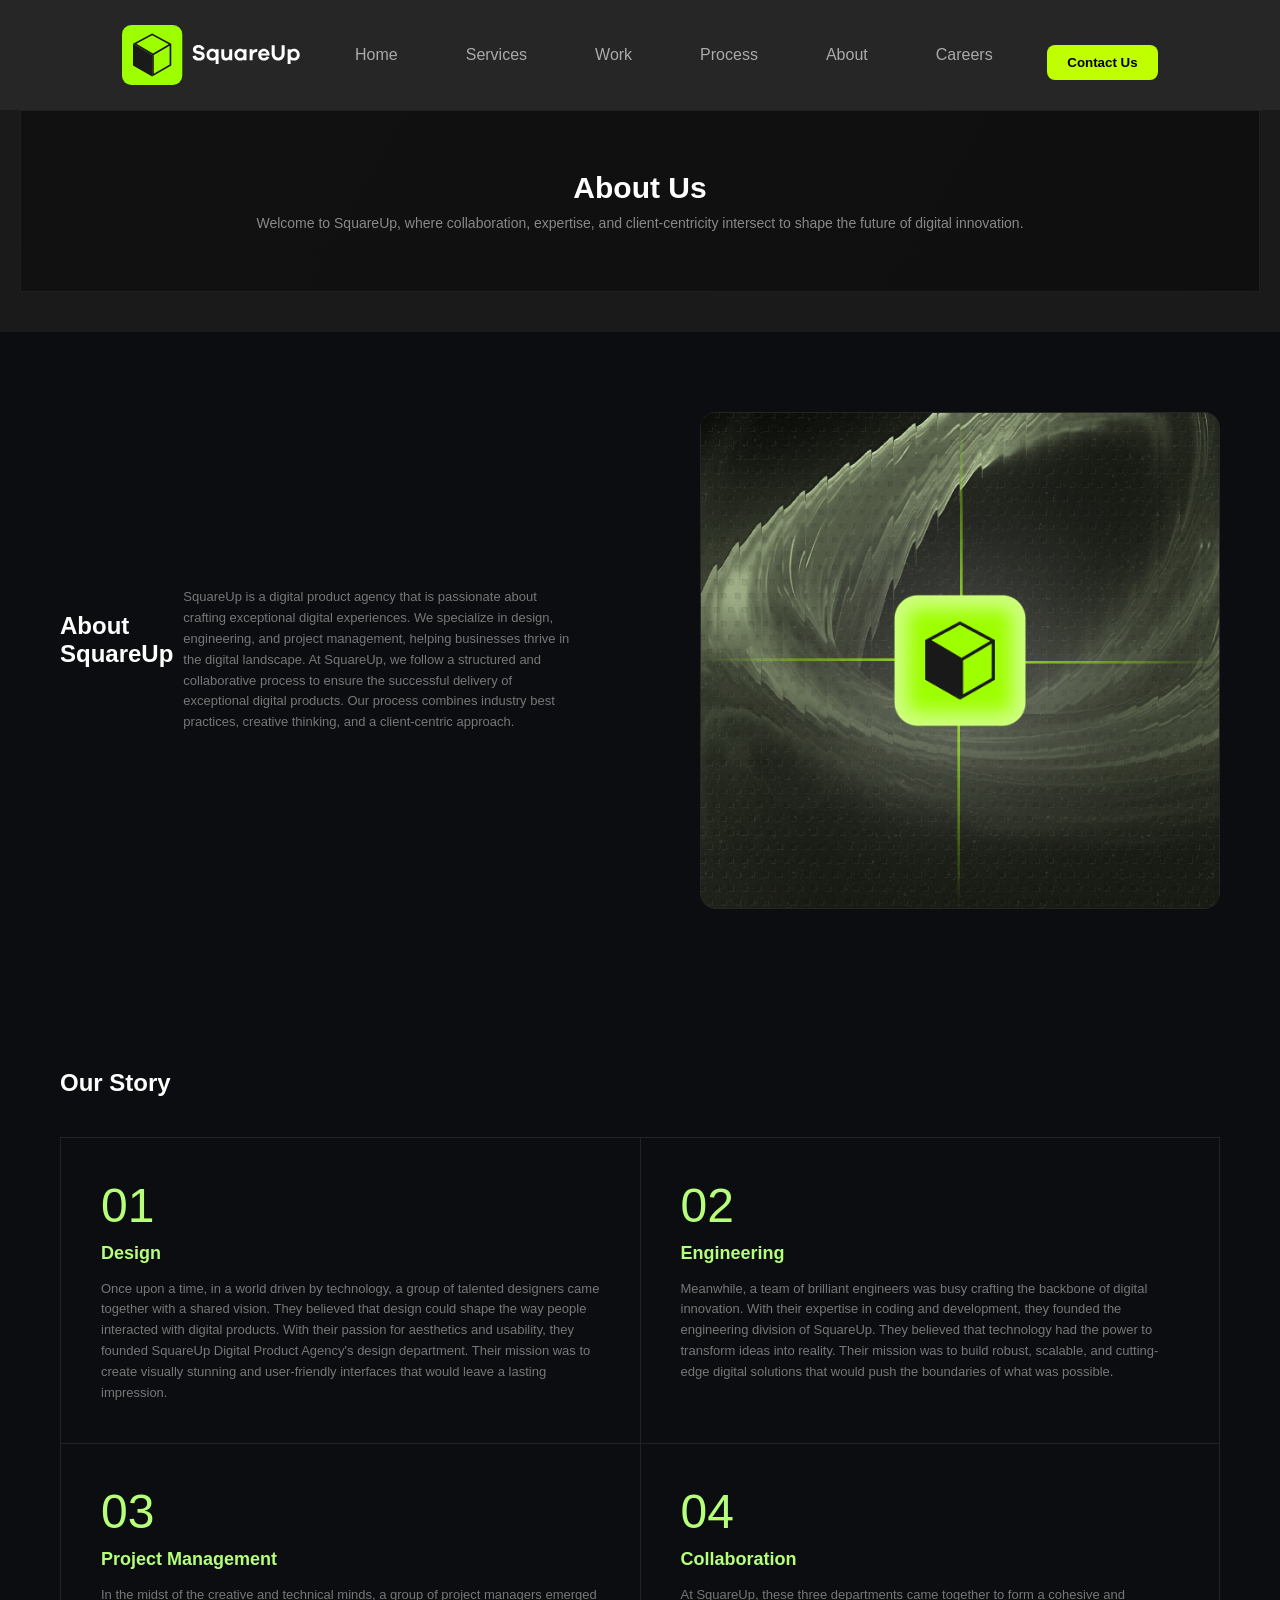
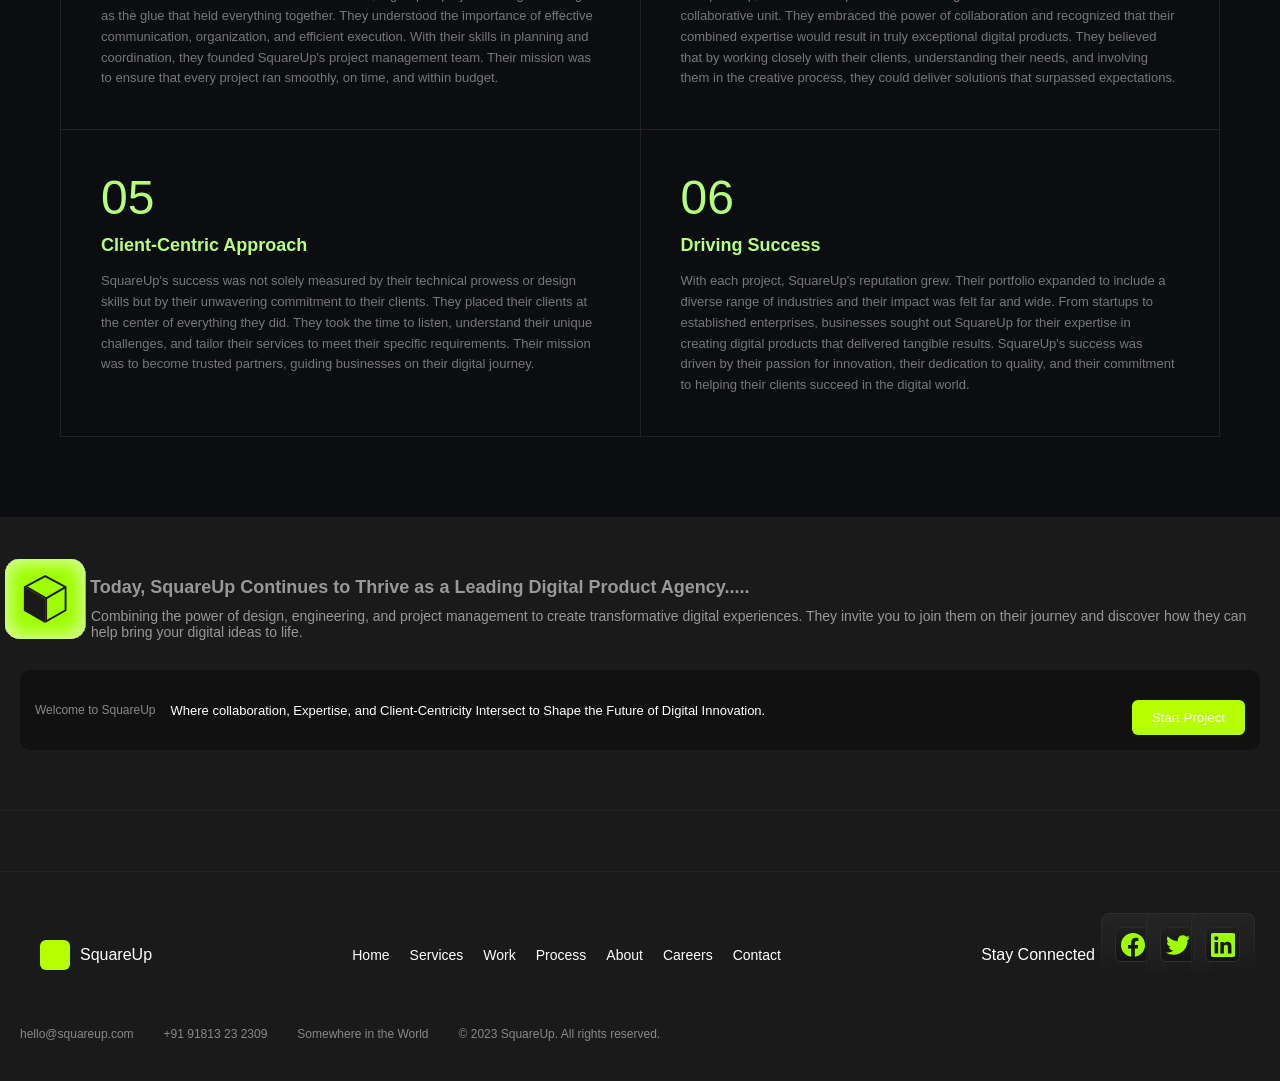
<file: about.html>
<!doctype html>
<html lang="en">
  <head>
    <meta charset="UTF-8" />
    <meta name="viewport" content="width=device-width, initial-scale=1.0" />
    <title>Document</title>
    <link rel="stylesheet" href="style.css" />
  </head>
  <body>
    <header class="navbar">
      <div class="container">
        <div class="nav__wrapper">
          <div class="logo">
            <img src="./img/Logo (6).svg" alt="" />
          </div>
          <nav class="nav-links">
            <a href="./index.html">Home</a>
            <a href="./services.html">Services</a>
            <a href="./works.html">Work</a>
            <a href="./process.html">Process</a>
            <a href="./about.html">About</a>
            <a href="./careers.html">Careers</a>
            <button class="btn-primary mobile-btn">Contact</button>
          </nav>
          <button class="btn-primary desktop-btn">Contact Us</button>
          <div class="u-menu">
            <button class="u-menu__btn" id="uMenuBtn">
              <div class="u-menu__icon">
                <span></span>
                <span></span>
                <span></span>
              </div>
            </button>

            <div class="u-menu__panel">
              <ul class="u-menu__list">
                <li><a href="./index.html">Home</a></li>
                <li><a href="./services.html">Services</a></li>
                <li><a href="./works.html">Works</a></li>
                <li><a href="./process.html">Process</a></li>
                <li><a href="./about.html">About</a></li>
                <li><a href="./careers.html">Careers</a></li>
              </ul>
            </div>
          </div>
        </div>
      </div>
    </header>
    <section>
      <div class="container">
        <div class="work__wrapper">
          <div class="design-hero">
            <h2 class="design-title">About Us</h2>
            <p class="design-sub">
              Welcome to SquareUp, where collaboration, expertise, and
              client-centricity intersect to shape the future of digital
              innovation.
            </p>
          </div>
        </div>
      </div>
    </section>
    <main>
      <section class="story">
        <div class="wrap">
          <div class="left">
            <h2 class="story-title">About SquareUp</h2>
            <p class="story-text">
              SquareUp is a digital product agency that is passionate about
              crafting exceptional digital experiences. We specialize in design,
              engineering, and project management, helping businesses thrive in
              the digital landscape. At SquareUp, we follow a structured and
              collaborative process to ensure the successful delivery of
              exceptional digital products. Our process combines industry best
              practices, creative thinking, and a client-centric approach.
            </p>
          </div>

          <div class="right">
            <img class="story-img" src="./img/kub img.png" alt="about" />
          </div>
        </div>
      </section>
      <section class="story">
        <div class="story-container">
          <h2 class="story-title">Our Story</h2>
          <div class="story-grid">
            <div class="story-card">
              <span class="story-num">01</span>
              <h3 class="story-heading">Design</h3>
              <p class="story-text">
                Once upon a time, in a world driven by technology, a group of
                talented designers came together with a shared vision. They
                believed that design could shape the way people interacted with
                digital products. With their passion for aesthetics and
                usability, they founded SquareUp Digital Product Agency's design
                department. Their mission was to create visually stunning and
                user-friendly interfaces that would leave a lasting impression.
              </p>
            </div>
            <div class="story-card">
              <span class="story-num">02</span>
              <h3 class="story-heading">Engineering</h3>
              <p class="story-text">
                Meanwhile, a team of brilliant engineers was busy crafting the
                backbone of digital innovation. With their expertise in coding
                and development, they founded the engineering division of
                SquareUp. They believed that technology had the power to
                transform ideas into reality. Their mission was to build robust,
                scalable, and cutting-edge digital solutions that would push the
                boundaries of what was possible.
              </p>
            </div>
            <div class="story-card">
              <span class="story-num">03</span>
              <h3 class="story-heading">Project Management</h3>
              <p class="story-text">
                In the midst of the creative and technical minds, a group of
                project managers emerged as the glue that held everything
                together. They understood the importance of effective
                communication, organization, and efficient execution. With their
                skills in planning and coordination, they founded SquareUp's
                project management team. Their mission was to ensure that every
                project ran smoothly, on time, and within budget.
              </p>
            </div>
            <div class="story-card">
              <span class="story-num">04</span>
              <h3 class="story-heading">Collaboration</h3>
              <p class="story-text">
                At SquareUp, these three departments came together to form a
                cohesive and collaborative unit. They embraced the power of
                collaboration and recognized that their combined expertise would
                result in truly exceptional digital products. They believed that
                by working closely with their clients, understanding their
                needs, and involving them in the creative process, they could
                deliver solutions that surpassed expectations.
              </p>
            </div>
            <div class="story-card">
              <span class="story-num">05</span>
              <h3 class="story-heading">Client-Centric Approach</h3>
              <p class="story-text">
                SquareUp's success was not solely measured by their technical
                prowess or design skills but by their unwavering commitment to
                their clients. They placed their clients at the center of
                everything they did. They took the time to listen, understand
                their unique challenges, and tailor their services to meet their
                specific requirements. Their mission was to become trusted
                partners, guiding businesses on their digital journey.
              </p>
            </div>
            <div class="story-card">
              <span class="story-num">06</span>
              <h3 class="story-heading">Driving Success</h3>
              <p class="story-text">
                With each project, SquareUp's reputation grew. Their portfolio
                expanded to include a diverse range of industries and their
                impact was felt far and wide. From startups to established
                enterprises, businesses sought out SquareUp for their expertise
                in creating digital products that delivered tangible results.
                SquareUp's success was driven by their passion for innovation,
                their dedication to quality, and their commitment to helping
                their clients succeed in the digital world.
              </p>
            </div>
          </div>
        </div>
      </section>
    </main>
    <section class="footer-section">
      <div class="container">
        <div class="top-box">
          <div class="logo-box">
            <div class="logo"><img src="./img/SquareUp.svg" alt="" /></div>
          </div>
          <div class="text-box">
            <h1>
              Today, SquareUp Continues to Thrive as a Leading Digital Product
              Agency.....
            </h1>
            <p>
              Combining the power of design, engineering, and project management
              to create transformative digital experiences. They invite you to
              join them on their journey and discover how they can help bring
              your digital ideas to life.
            </p>
          </div>
        </div>
        <div class="cta-box">
          <span>Welcome to SquareUp</span>
          <p>
            Where collaboration, Expertise, and Client-Centricity Intersect to
            Shape the Future of Digital Innovation.
          </p>
          <button>Start Project</button>
        </div>
      </div>
    </section>
    <footer class="footer">
      <div class="container">
        <div class="container footer-flex">
          <div class="left">
            <div class="logo small"></div>
            <span>SquareUp</span>
          </div>
          <ul class="menu">
            <li>Home</li>
            <li>Services</li>
            <li>Work</li>
            <li>Process</li>
            <li>About</li>
            <li>Careers</li>
            <li>Contact</li>
          </ul>
          <div class="social">
            <span>Stay Connected</span>
            <div class="icons">
              <div class="icon"><img src="./img/Button.svg" alt="" /></div>
              <div class="icon"><img src="./img/Button (1).svg" alt="" /></div>
              <div class="icon"><img src="./img/Button (2).svg" alt="" /></div>
            </div>
          </div>
        </div>
        <div class="bottom">
          <div>hello@squareup.com</div>
          <div>+91 91813 23 2309</div>
          <div>Somewhere in the World</div>
          <div>© 2023 SquareUp. All rights reserved.</div>
        </div>
      </div>
    </footer>
    <script>
      const menu = document.querySelector(".u-menu");
      const btn = document.getElementById("uMenuBtn");

      btn.addEventListener("click", () => {
        menu.classList.toggle("active");
      });
    </script>
  </body>
</html>
</file>
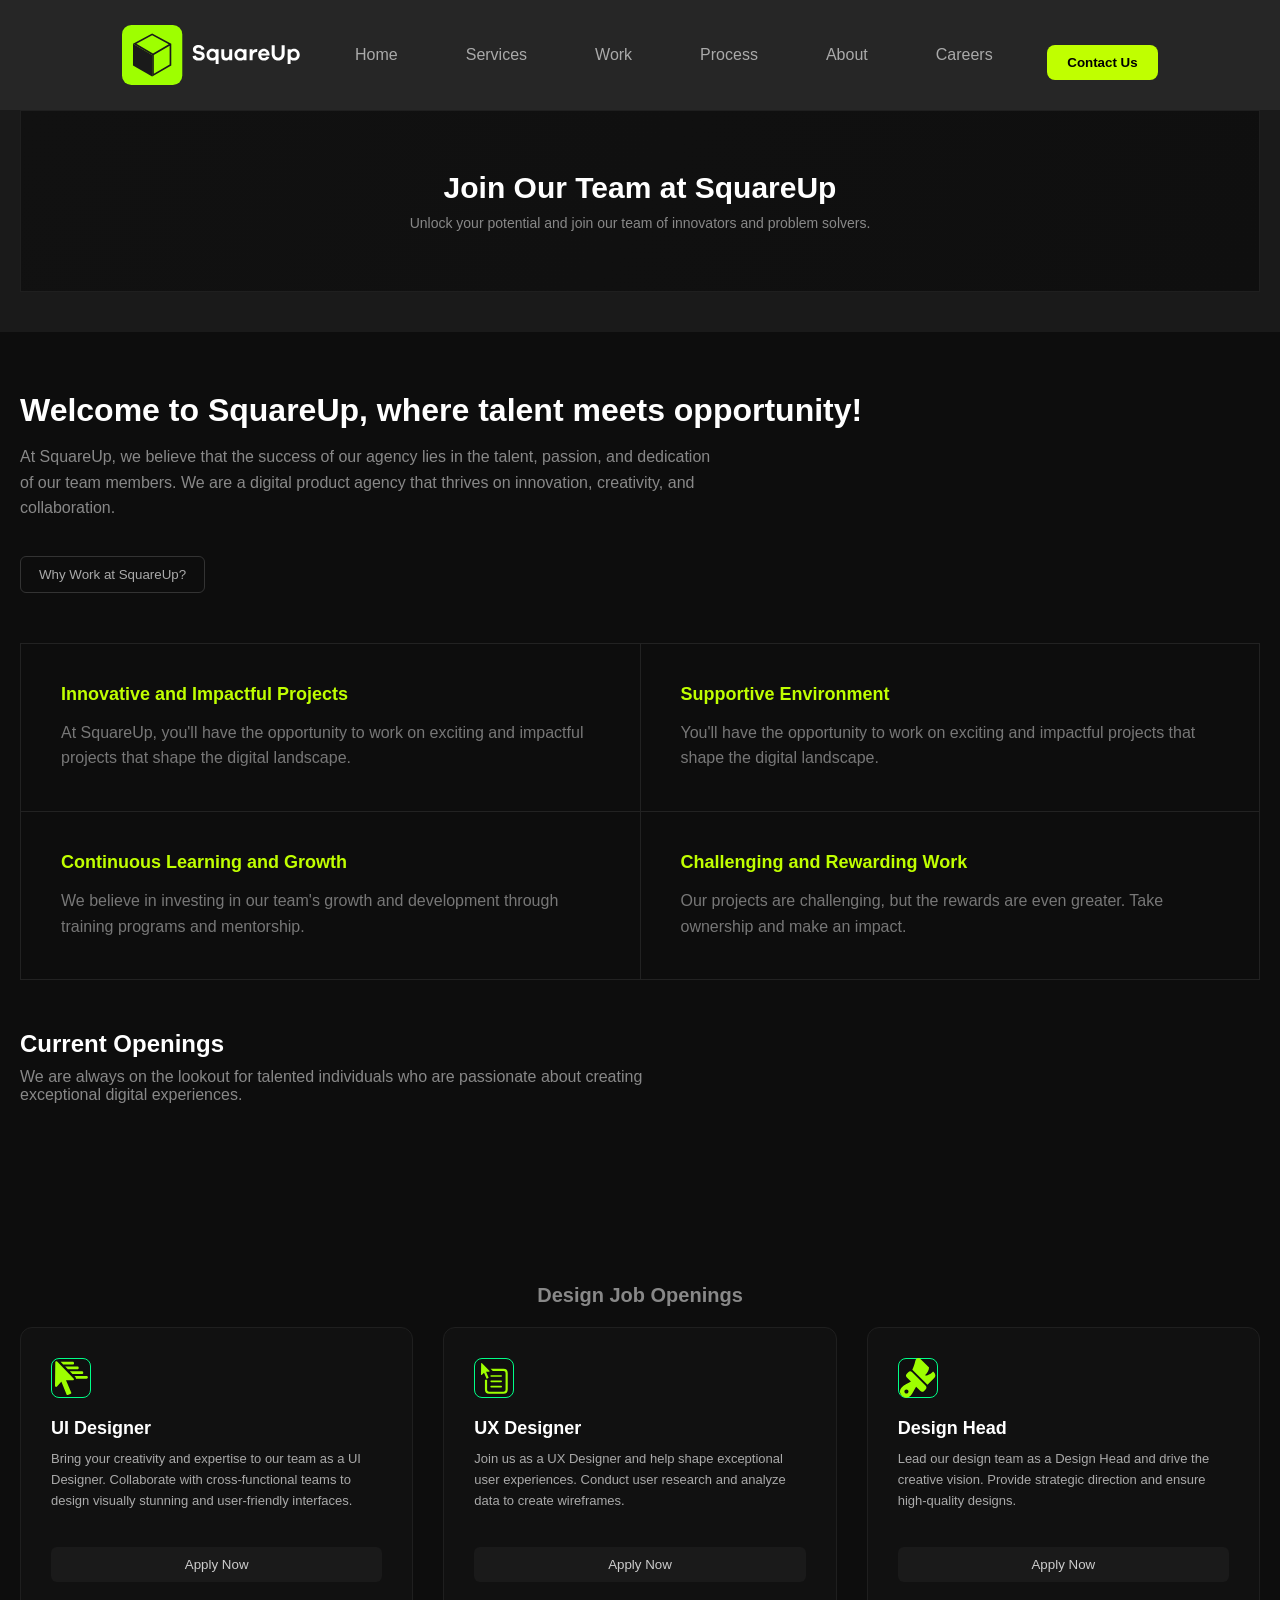
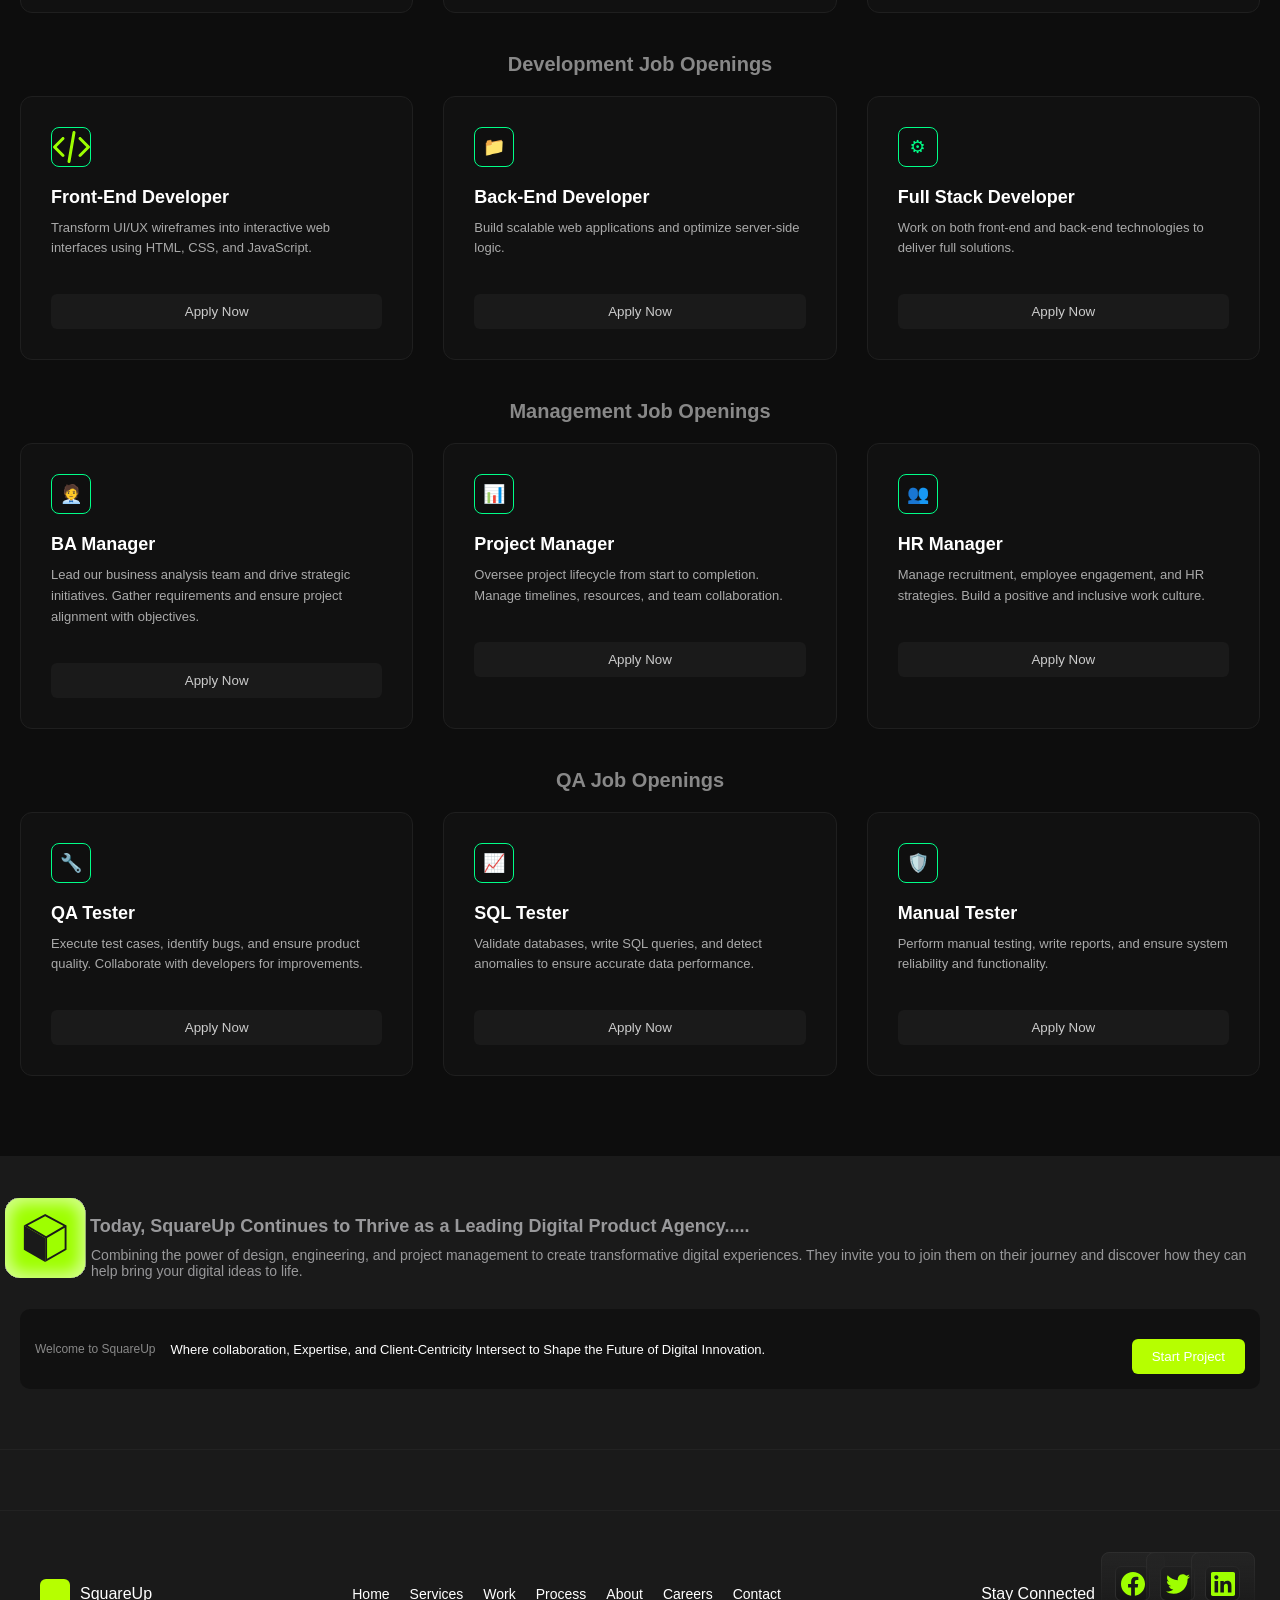
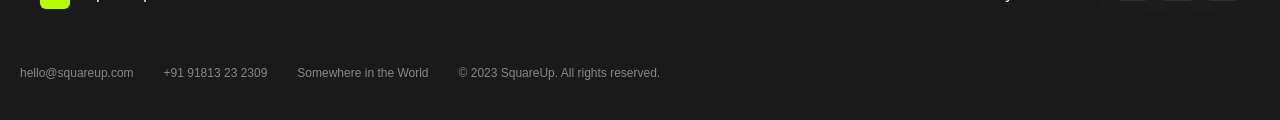
<file: careers.html>
<!doctype html>
<html lang="en">
  <head>
    <meta charset="UTF-8" />
    <meta name="viewport" content="width=device-width, initial-scale=1.0" />
    <title>Document</title>
    <link rel="stylesheet" href="style.css" />
  </head>
  <body>
    <header class="navbar">
      <div class="container">
        <div class="nav__wrapper">
          <div class="logo">
            <img src="./img/Logo (6).svg" alt="" />
          </div>
          <nav class="nav-links">
            <a href="./index.html">Home</a>
            <a href="./services.html">Services</a>
            <a href="./works.html">Work</a>
            <a href="./process.html">Process</a>
            <a href="./about.html">About</a>
            <a href="./careers.html">Careers</a>
            <button class="btn-primary mobile-btn">Contact</button>
          </nav>
          <button class="btn-primary desktop-btn">Contact Us</button>
          <div class="u-menu">
            <button class="u-menu__btn" id="uMenuBtn">
              <div class="u-menu__icon">
                <span></span>
                <span></span>
                <span></span>
              </div>
            </button>

            <div class="u-menu__panel">
              <ul class="u-menu__list">
                <li><a href="./index.html">Home</a></li>
                <li><a href="./services.html">Services</a></li>
                <li><a href="./works.html">Works</a></li>
                <li><a href="./process.html">Process</a></li>
                <li><a href="./about.html">About</a></li>
                <li><a href="./careers.html">Careers</a></li>
              </ul>
            </div>
          </div>
        </div>
      </div>
    </header>
    <main>
      <section>
        <div class="container">
          <div class="work__wrapper">
            <div class="design-hero">
              <h2 class="design-title">Join Our Team at SquareUp</h2>
              <p class="design-sub">
                Unlock your potential and join our team of innovators and
                problem solvers.
              </p>
            </div>
          </div>
        </div>
      </section>
      <section class="career">
        <div class="container">
          <div class="career_wrapper">
            <div class="career-hero">
              <h1>Welcome to SquareUp, where talent meets opportunity!</h1>
              <p>
                At SquareUp, we believe that the success of our agency lies in
                the talent, passion, and dedication of our team members. We are
                a digital product agency that thrives on innovation, creativity,
                and collaboration.
              </p>
              <button class="career-btn">Why Work at SquareUp?</button>
            </div>
            <div class="career-grid">
              <div class="career-card">
                <h3>Innovative and Impactful Projects</h3>
                <p>
                  At SquareUp, you'll have the opportunity to work on exciting
                  and impactful projects that shape the digital landscape.
                </p>
              </div>
              <div class="career-card">
                <h3>Supportive Environment</h3>
                <p>
                  You'll have the opportunity to work on exciting and impactful
                  projects that shape the digital landscape.
                </p>
              </div>
              <div class="career-card">
                <h3>Continuous Learning and Growth</h3>
                <p>
                  We believe in investing in our team's growth and development
                  through training programs and mentorship.
                </p>
              </div>
              <div class="career-card">
                <h3>Challenging and Rewarding Work</h3>
                <p>
                  Our projects are challenging, but the rewards are even
                  greater. Take ownership and make an impact.
                </p>
              </div>
            </div>
            <div class="career-bottom">
              <h2>Current Openings</h2>
              <p>
                We are always on the lookout for talented individuals who are
                passionate about creating exceptional digital experiences.
              </p>
            </div>
          </div>
        </div>
      </section>
      <section class="jobs">
        <div class="container">
          <h2 class="jobs__title">Design Job Openings</h2>
          <div class="jobs__grid">
            <div class="job-card">
              <div class="icon">
                <img src="./img/Group.svg" alt="" />
              </div>
              <h3>UI Designer</h3>
              <p>
                Bring your creativity and expertise to our team as a UI
                Designer. Collaborate with cross-functional teams to design
                visually stunning and user-friendly interfaces.
              </p>
              <button>Apply Now</button>
            </div>
            <div class="job-card">
              <div class="icon">
                <img src="./img/Vector (2).svg" alt="" />
              </div>
              <h3>UX Designer</h3>
              <p>
                Join us as a UX Designer and help shape exceptional user
                experiences. Conduct user research and analyze data to create
                wireframes.
              </p>
              <button>Apply Now</button>
            </div>
            <div class="job-card">
              <div class="icon">
                <img src="./img/Vector (3).svg" alt="" />
              </div>
              <h3>Design Head</h3>
              <p>
                Lead our design team as a Design Head and drive the creative
                vision. Provide strategic direction and ensure high-quality
                designs.
              </p>
              <button>Apply Now</button>
            </div>
          </div>
          <h2 class="jobs__title">Development Job Openings</h2>
          <div class="jobs__grid">
            <div class="job-card">
              <div class="icon">
                <img src="./img/code.svg" alt="" />
              </div>
              <h3>Front-End Developer</h3>
              <p>
                Transform UI/UX wireframes into interactive web interfaces using
                HTML, CSS, and JavaScript.
              </p>
              <button>Apply Now</button>
            </div>
            <div class="job-card">
              <div class="icon">📁</div>
              <h3>Back-End Developer</h3>
              <p>
                Build scalable web applications and optimize server-side logic.
              </p>
              <button>Apply Now</button>
            </div>
            <div class="job-card">
              <div class="icon">⚙️</div>
              <h3>Full Stack Developer</h3>
              <p>
                Work on both front-end and back-end technologies to deliver full
                solutions.
              </p>
              <button>Apply Now</button>
            </div>
          </div>
          <h2 class="jobs__title">Management Job Openings</h2>

          <div class="jobs__grid">
            <div class="job-card">
              <div class="icon">🧑‍💼</div>
              <h3>BA Manager</h3>
              <p>
                Lead our business analysis team and drive strategic initiatives.
                Gather requirements and ensure project alignment with
                objectives.
              </p>
              <button>Apply Now</button>
            </div>

            <div class="job-card">
              <div class="icon">📊</div>
              <h3>Project Manager</h3>
              <p>
                Oversee project lifecycle from start to completion. Manage
                timelines, resources, and team collaboration.
              </p>
              <button>Apply Now</button>
            </div>

            <div class="job-card">
              <div class="icon">👥</div>
              <h3>HR Manager</h3>
              <p>
                Manage recruitment, employee engagement, and HR strategies.
                Build a positive and inclusive work culture.
              </p>
              <button>Apply Now</button>
            </div>
          </div>

          <h2 class="jobs__title">QA Job Openings</h2>

          <div class="jobs__grid">
            <div class="job-card">
              <div class="icon">🔧</div>
              <h3>QA Tester</h3>
              <p>
                Execute test cases, identify bugs, and ensure product quality.
                Collaborate with developers for improvements.
              </p>
              <button>Apply Now</button>
            </div>

            <div class="job-card">
              <div class="icon">📈</div>
              <h3>SQL Tester</h3>
              <p>
                Validate databases, write SQL queries, and detect anomalies to
                ensure accurate data performance.
              </p>
              <button>Apply Now</button>
            </div>

            <div class="job-card">
              <div class="icon">🛡️</div>
              <h3>Manual Tester</h3>
              <p>
                Perform manual testing, write reports, and ensure system
                reliability and functionality.
              </p>
              <button>Apply Now</button>
            </div>
          </div>
        </div>
      </section>
      <section class="footer-section">
        <div class="container">
          <div class="top-box">
            <div class="logo-box">
              <div class="logo"><img src="./img/SquareUp.svg" alt="" /></div>
            </div>

            <div class="text-box">
              <h1>
                Today, SquareUp Continues to Thrive as a Leading Digital Product
                Agency.....
              </h1>
              <p>
                Combining the power of design, engineering, and project
                management to create transformative digital experiences. They
                invite you to join them on their journey and discover how they
                can help bring your digital ideas to life.
              </p>
            </div>
          </div>
          <div class="cta-box">
            <span>Welcome to SquareUp</span>
            <p>
              Where collaboration, Expertise, and Client-Centricity Intersect to
              Shape the Future of Digital Innovation.
            </p>
            <button>Start Project</button>
          </div>
        </div>
      </section>
      <footer class="footer">
        <div class="container">
          <div class="container footer-flex">
            <div class="left">
              <div class="logo small"></div>
              <span>SquareUp</span>
            </div>
            <ul class="menu">
              <li>Home</li>
              <li>Services</li>
              <li>Work</li>
              <li>Process</li>
              <li>About</li>
              <li>Careers</li>
              <li>Contact</li>
            </ul>
            <div class="social">
              <span>Stay Connected</span>
              <div class="icons">
                <div class="icon"><img src="./img/Button.svg" alt="" /></div>
                <div class="icon">
                  <img src="./img/Button (1).svg" alt="" />
                </div>
                <div class="icon">
                  <img src="./img/Button (2).svg" alt="" />
                </div>
              </div>
            </div>
          </div>
          <div class="bottom">
            <div>hello@squareup.com</div>
            <div>+91 91813 23 2309</div>
            <div>Somewhere in the World</div>
            <div>© 2023 SquareUp. All rights reserved.</div>
          </div>
        </div>
      </footer>
    </main>
    <script>
      const menu = document.querySelector(".u-menu");
      const btn = document.getElementById("uMenuBtn");

      btn.addEventListener("click", () => {
        menu.classList.toggle("active");
      });
    </script>
  </body>
</html>
</file>
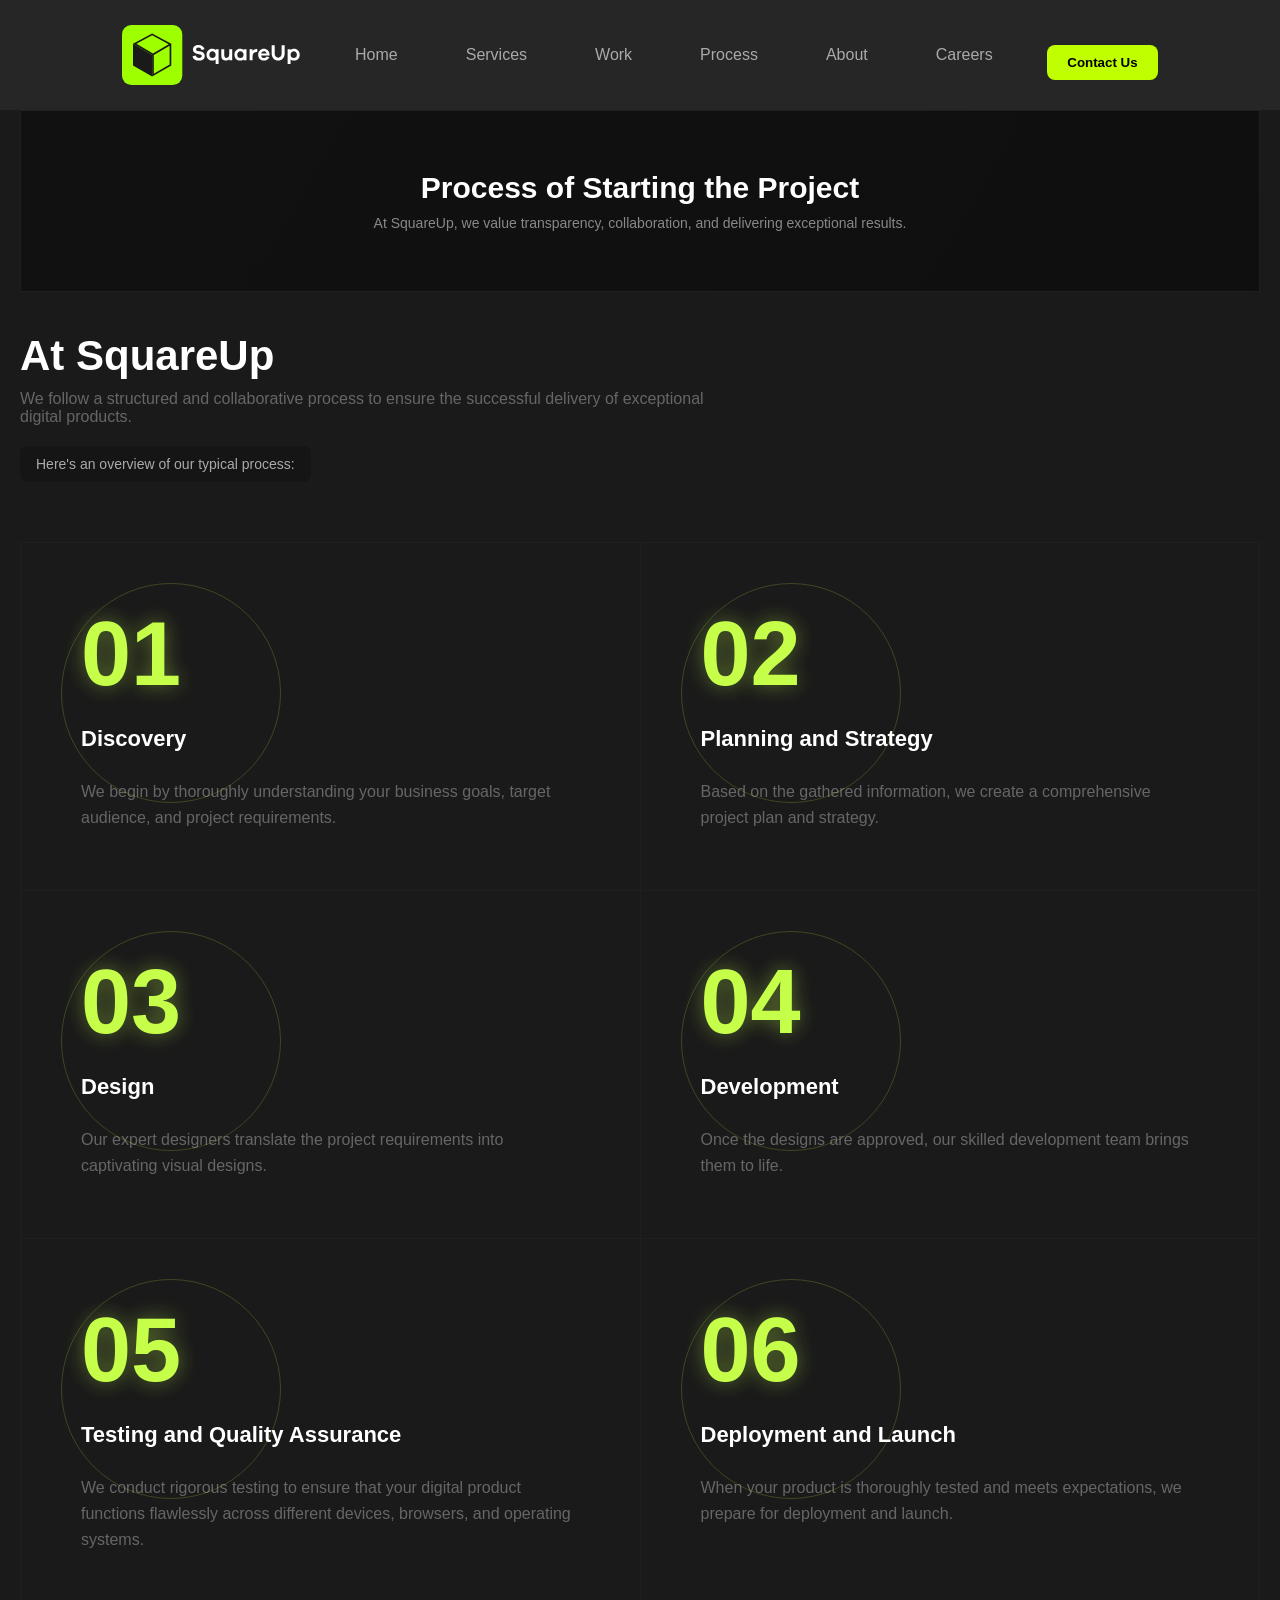
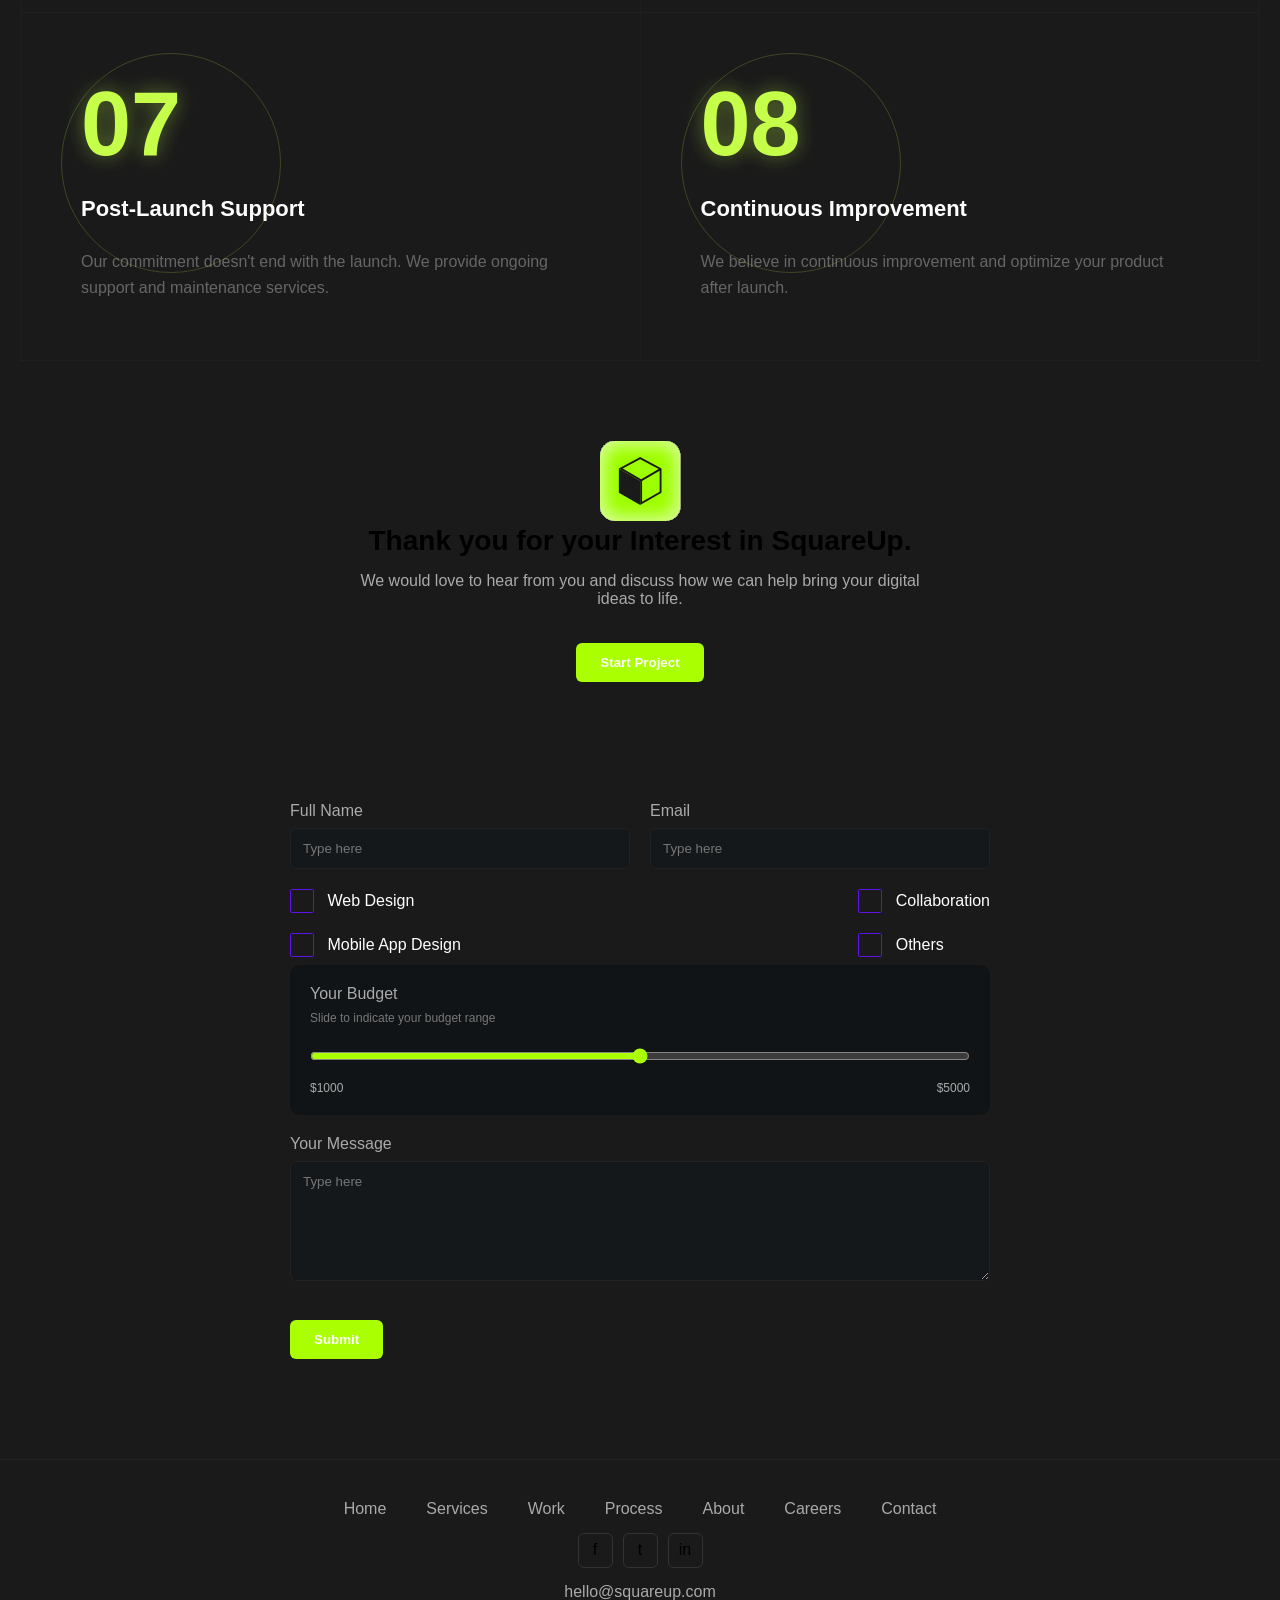
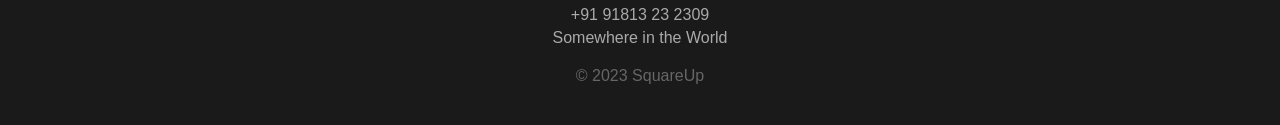
<file: process.html>
<!doctype html>
<html lang="en">
  <head>
    <meta charset="UTF-8" />
    <meta name="viewport" content="width=device-width, initial-scale=1.0" />
    <title>Document</title>
    <link rel="stylesheet" href="style.css" />
  </head>
  <body>
    <header class="navbar">
      <div class="container">
        <div class="nav__wrapper">
          <div class="logo">
            <img src="./img/Logo (6).svg" alt="" />
          </div>
          <nav class="nav-links">
            <a href="./index.html">Home</a>
            <a href="./services.html">Services</a>
            <a href="./works.html">Work</a>
            <a href="./process.html">Process</a>
            <a href="./about.html">About</a>
            <a href="./careers.html">Careers</a>
            <button class="btn-primary mobile-btn">Contact</button>
          </nav>
          <button class="btn-primary desktop-btn">Contact Us</button>
          <div class="u-menu">
            <button class="u-menu__btn" id="uMenuBtn">
              <div class="u-menu__icon">
                <span></span>
                <span></span>
                <span></span>
              </div>
            </button>

            <div class="u-menu__panel">
              <ul class="u-menu__list">
                <li><a href="./index.html">Home</a></li>
                <li><a href="./services.html">Services</a></li>
                <li><a href="./works.html">Works</a></li>
                <li><a href="./process.html">Process</a></li>
                <li><a href="./about.html">About</a></li>
                <li><a href="./careers.html">Careers</a></li>
              </ul>
            </div>
          </div>
        </div>
      </div>
    </header>
    <main>
      <section>
        <div class="container">
          <div class="work__wrapper">
            <div class="design-hero">
              <h2 class="design-title">Process of Starting the Project</h2>
              <p class="design-sub">
                At SquareUp, we value transparency, collaboration, and
                delivering exceptional results.
              </p>
            </div>
          </div>
        </div>
      </section>
      <section class="process">
        <div class="container">
          <div class="process__top">
            <h2 class="process__title">At SquareUp</h2>
            <p class="process__desc">
              We follow a structured and collaborative process to ensure the
              successful delivery of exceptional digital products.
            </p>
            <span class="process__badge">
              Here's an overview of our typical process:
            </span>
          </div>
          <div class="process__grid">
            <div class="process__card">
              <div class="process__circle"></div>
              <span class="process__number">01</span>
              <div class="process__content">
                <h3 class="process__heading">Discovery</h3>
                <div class="process__line"></div>
                <p class="process__text">
                  We begin by thoroughly understanding your business goals,
                  target audience, and project requirements.
                </p>
              </div>
            </div>
            <div class="process__card">
              <div class="process__circle"></div>
              <span class="process__number">02</span>
              <div class="process__content">
                <h3 class="process__heading">Planning and Strategy</h3>
                <div class="process__line"></div>
                <p class="process__text">
                  Based on the gathered information, we create a comprehensive
                  project plan and strategy.
                </p>
              </div>
            </div>
            <div class="process__card">
              <div class="process__circle"></div>
              <span class="process__number">03</span>
              <div class="process__content">
                <h3 class="process__heading">Design</h3>
                <div class="process__line"></div>
                <p class="process__text">
                  Our expert designers translate the project requirements into
                  captivating visual designs.
                </p>
              </div>
            </div>
            <div class="process__card">
              <div class="process__circle"></div>
              <span class="process__number">04</span>
              <div class="process__content">
                <h3 class="process__heading">Development</h3>
                <div class="process__line"></div>
                <p class="process__text">
                  Once the designs are approved, our skilled development team
                  brings them to life.
                </p>
              </div>
            </div>
            <div class="process__card">
              <div class="process__circle"></div>
              <span class="process__number">05</span>
              <div class="process__content">
                <h3 class="process__heading">Testing and Quality Assurance</h3>
                <div class="process__line"></div>
                <p class="process__text">
                  We conduct rigorous testing to ensure that your digital
                  product functions flawlessly across different devices,
                  browsers, and operating systems.
                </p>
              </div>
            </div>
            <div class="process__card">
              <div class="process__circle"></div>
              <span class="process__number">06</span>
              <div class="process__content">
                <h3 class="process__heading">Deployment and Launch</h3>
                <div class="process__line"></div>
                <p class="process__text">
                  When your product is thoroughly tested and meets expectations,
                  we prepare for deployment and launch.
                </p>
              </div>
            </div>
            <div class="process__card">
              <div class="process__circle"></div>
              <span class="process__number">07</span>
              <div class="process__content">
                <h3 class="process__heading">Post-Launch Support</h3>
                <div class="process__line"></div>
                <p class="process__text">
                  Our commitment doesn't end with the launch. We provide ongoing
                  support and maintenance services.
                </p>
              </div>
            </div>
            <div class="process__card">
              <div class="process__circle"></div>
              <span class="process__number">08</span>
              <div class="process__content">
                <h3 class="process__heading">Continuous Improvement</h3>
                <div class="process__line"></div>
                <p class="process__text">
                  We believe in continuous improvement and optimize your product
                  after launch.
                </p>
              </div>
            </div>
          </div>
        </div>
      </section>
    </main>
    <section class="section" data-anim>
      <img src="./img/SquareUp.svg" alt="" />
      <h1>Thank you for your Interest in SquareUp.</h1>
      <p>
        We would love to hear from you and discuss how we can help bring your
        digital ideas to life.
      </p>
      <button class="btn">Start Project</button>
    </section>
    <section class="contact">
      <div class="form">
        <div class="row" data-anim>
          <div class="input">
            <label>Full Name</label>
            <input type="text" placeholder="Type here" />
          </div>
          <div class="input">
            <label>Email</label>
            <input type="email" placeholder="Type here" />
          </div>
        </div>
        <div class="checkbox-wrapper-33">
          <div class="chickbox__cards">
            <div class="chickbox__card">
              <label class="checkbox">
                <input
                  class="checkbox__trigger visuallyhidden"
                  type="checkbox"
                />
                <span class="checkbox__symbol">
                  <svg
                    aria-hidden="true"
                    class="icon-checkbox"
                    width="28px"
                    height="28px"
                    viewBox="0 0 28 28"
                    version="1"
                    xmlns="http://www.w3.org/2000/svg"
                  >
                    <path d="M4 14l8 7L24 7"></path>
                  </svg>
                </span>
                <p class="checkbox__textwrapper">Web Design</p>
              </label>
              <label class="checkbox">
                <input
                  class="checkbox__trigger visuallyhidden"
                  type="checkbox"
                />
                <span class="checkbox__symbol">
                  <svg
                    aria-hidden="true"
                    class="icon-checkbox"
                    width="28px"
                    height="28px"
                    viewBox="0 0 28 28"
                    version="1"
                    xmlns="http://www.w3.org/2000/svg"
                  >
                    <path d="M4 14l8 7L24 7"></path>
                  </svg>
                </span>
                <p class="checkbox__textwrapper">Mobile App Design</p>
              </label>
            </div>
            <div class="chickbox__card">
              <label class="checkbox">
                <input
                  class="checkbox__trigger visuallyhidden"
                  type="checkbox"
                />
                <span class="checkbox__symbol">
                  <svg
                    aria-hidden="true"
                    class="icon-checkbox"
                    width="28px"
                    height="28px"
                    viewBox="0 0 28 28"
                    version="1"
                    xmlns="http://www.w3.org/2000/svg"
                  >
                    <path d="M4 14l8 7L24 7"></path>
                  </svg>
                </span>
                <p class="checkbox__textwrapper">Collaboration</p>
              </label>
              <label class="checkbox">
                <input
                  class="checkbox__trigger visuallyhidden"
                  type="checkbox"
                />
                <span class="checkbox__symbol">
                  <svg
                    aria-hidden="true"
                    class="icon-checkbox"
                    width="28px"
                    height="28px"
                    viewBox="0 0 28 28"
                    version="1"
                    xmlns="http://www.w3.org/2000/svg"
                  >
                    <path d="M4 14l8 7L24 7"></path>
                  </svg>
                </span>
                <p class="checkbox__textwrapper">Others</p>
              </label>
            </div>
          </div>
        </div>
        <div class="box" data-anim>
          <label>Your Budget</label>
          <p class="sub">Slide to indicate your budget range</p>
          <input type="range" class="range" />
          <div class="range-label">
            <span>$1000</span>
            <span>$5000</span>
          </div>
        </div>
        <div class="input" data-anim>
          <label>Your Message</label>
          <textarea placeholder="Type here"></textarea>
        </div>
        <button class="btn" data-anim>Submit</button>
      </div>
    </section>
    <footer class="footer" data-anim>
      <div class="menu">
        <a href="#">Home</a>
        <a href="#">Services</a>
        <a href="#">Work</a>
        <a href="#">Process</a>
        <a href="#">About</a>
        <a href="#">Careers</a>
        <a href="#">Contact</a>
      </div>
      <div class="icons">
        <div>f</div>
        <div>t</div>
        <div>in</div>
      </div>
      <div class="info">
        <p>hello@squareup.com</p>
        <p>+91 91813 23 2309</p>
        <p>Somewhere in the World</p>
      </div>
      <p style="margin-top: 20px; color: #666">© 2023 SquareUp</p>
    </footer>
    <script>
      const els = document.querySelectorAll("[data-anim]");

      const obs = new IntersectionObserver(
        (e) => {
          e.forEach((el) => {
            if (el.isIntersecting) {
              el.target.classList.add("active");
            }
          });
        },
        { threshold: 0.2 },
      );

      els.forEach((el) => obs.observe(el));
    </script>
    <script>
      const menu = document.querySelector(".u-menu");
      const btn = document.getElementById("uMenuBtn");

      btn.addEventListener("click", () => {
        menu.classList.toggle("active");
      });
    </script>
  </body>
</html>
</file>
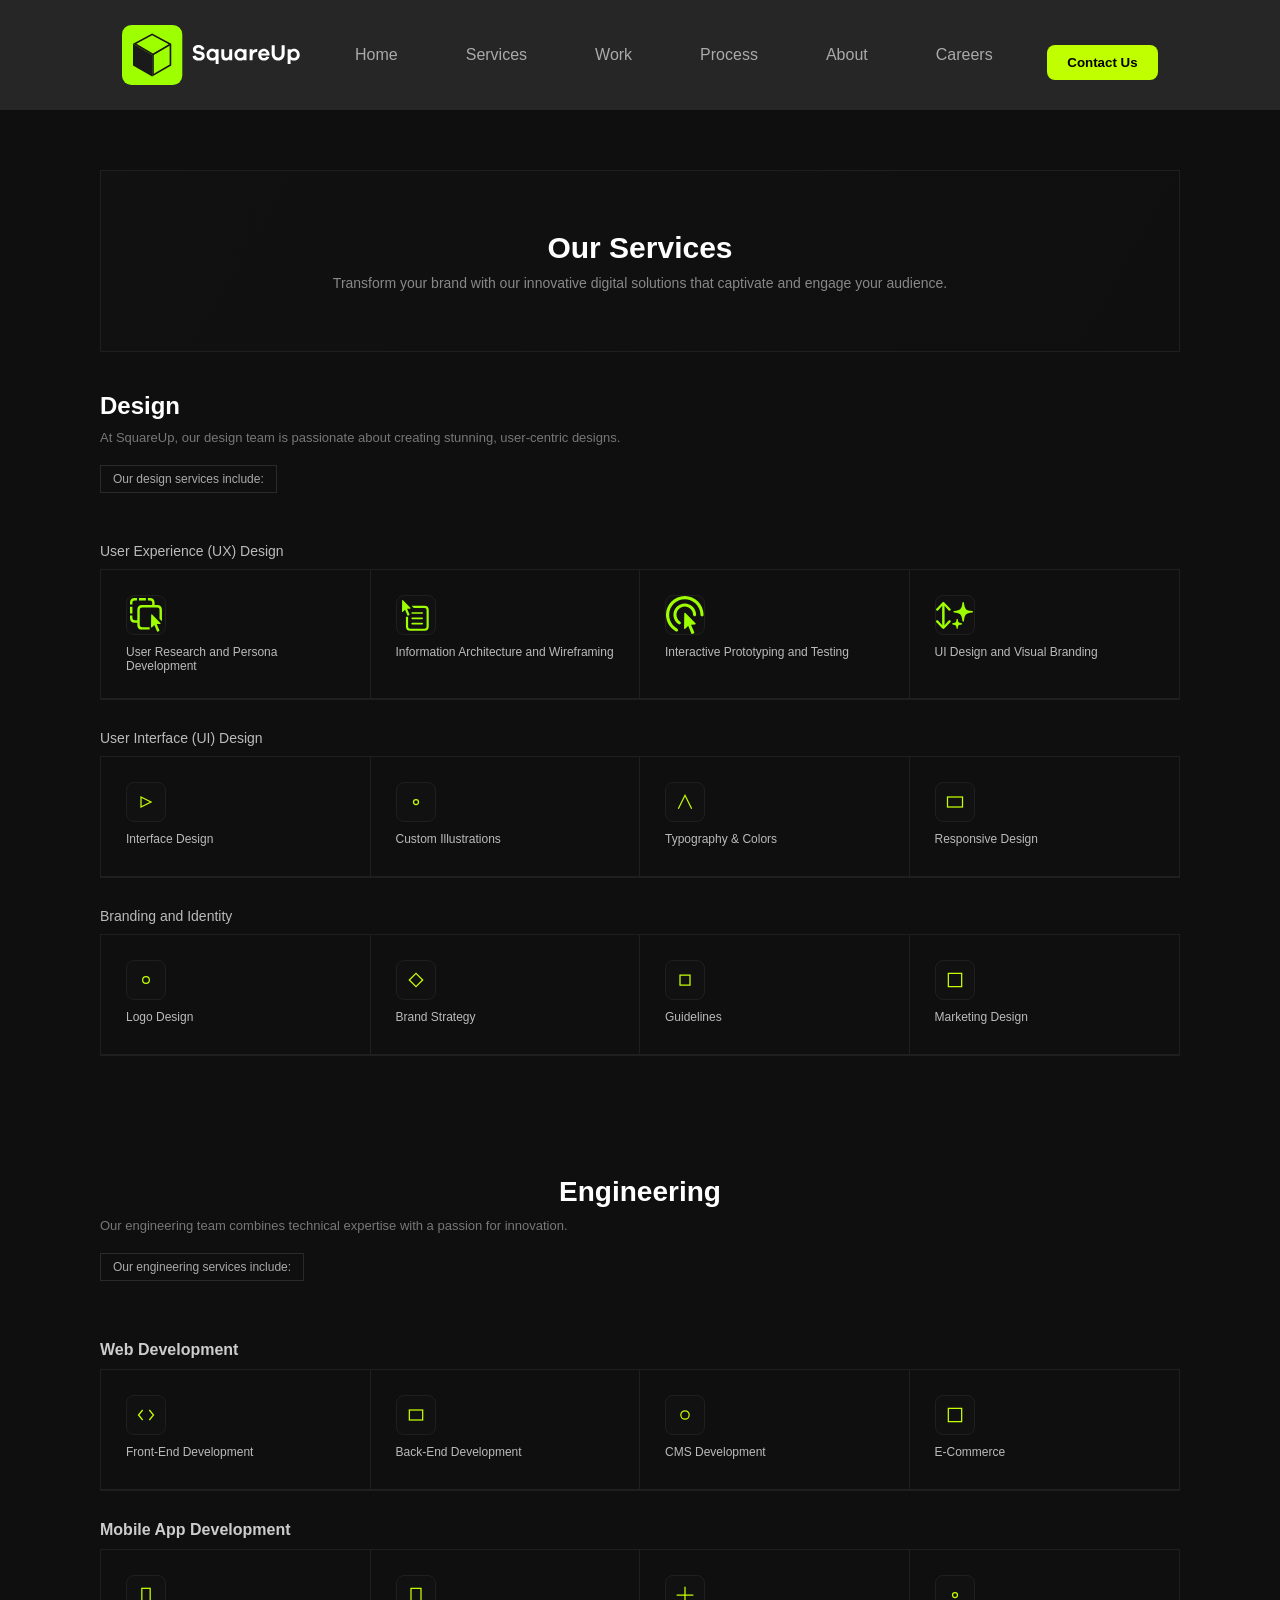
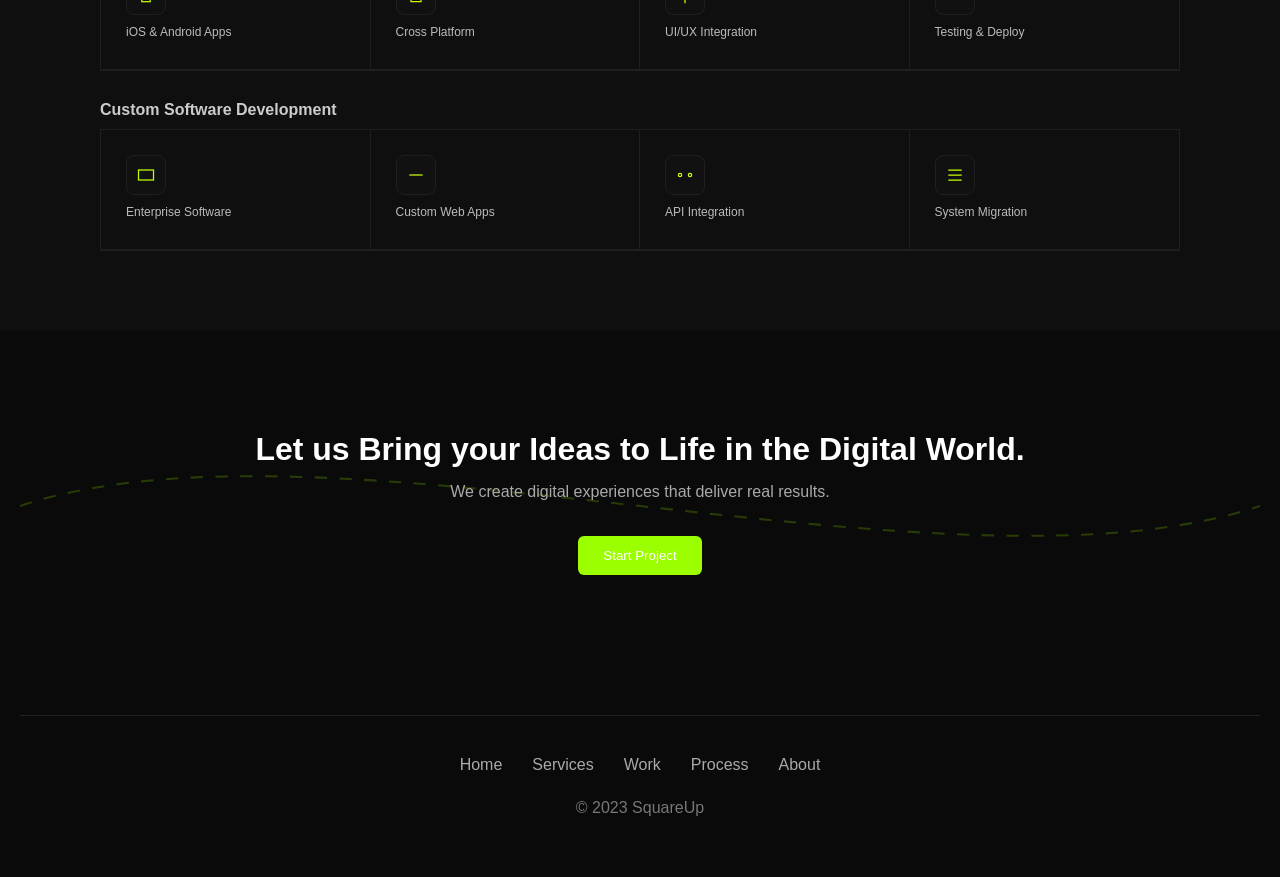
<file: services.html>
<!doctype html>
<html lang="en">
  <head>
    <meta charset="UTF-8" />
    <meta name="viewport" content="width=device-width, initial-scale=1.0" />
    <title>Document</title>
    <link rel="stylesheet" href="style.css" />
  </head>
  <body>
    <header class="navbar">
      <div class="container">
        <div class="nav__wrapper">
          <div class="logo">
            <img src="./img/Logo (6).svg" alt="" />
          </div>
          <nav class="nav-links">
            <a href="./index.html">Home</a>
            <a href="./services.html">Services</a>
            <a href="./works.html">Work</a>
            <a href="./process.html">Process</a>
            <a href="./about.html">About</a>
            <a href="/careers.html">Careers</a>
            <button class="btn-primary mobile-btn">Contact</button>
          </nav>
          <button class="btn-primary desktop-btn">Contact Us</button>
          <div class="u-menu">
            <button class="u-menu__btn" id="uMenuBtn">
              <div class="u-menu__icon">
                <span></span>
                <span></span>
                <span></span>
              </div>
            </button>

            <div class="u-menu__panel">
              <ul class="u-menu__list">
                <li><a href="./index.html">Home</a></li>
                <li><a href="./services.html">Services</a></li>
                <li><a href="./works.html">Works</a></li>
                <li><a href="./process.html">Process</a></li>
                <li><a href="./about.html">About</a></li>
                <li><a href="./careers.html">Careers</a></li>
              </ul>
            </div>
          </div>
        </div>
      </div>
    </header>
    <main>
      <section class="design">
        <div class="container">
          <div class="design__wrapper">
            <div class="design-hero">
              <h2 class="design-title">Our Services</h2>
              <p class="design-sub">
                Transform your brand with our innovative digital solutions that
                captivate and engage your audience.
              </p>
            </div>
            <div class="design-content">
              <h3 class="design-head">Design</h3>
              <p class="design-desc">
                At SquareUp, our design team is passionate about creating
                stunning, user-centric designs.
              </p>
              <div class="design-label">Our design services include:</div>
              <p class="design-subtitle">User Experience (UX) Design</p>
              <div class="design-grid">
                <div class="design-card">
                  <div class="design-icon">
                    <img src="./img/Vector.svg" alt="" />
                  </div>
                  <p class="design-text">
                    User Research and Persona Development
                  </p>
                </div>
                <div class="design-card">
                  <div class="design-icon">
                    <img src="./img/Vector (1).svg" alt="" />
                  </div>
                  <p class="design-text">
                    Information Architecture and Wireframing
                  </p>
                </div>
                <div class="design-card">
                  <div class="design-icon">
                    <img src="./img/testing.svg" alt="" />
                  </div>
                  <p class="design-text">Interactive Prototyping and Testing</p>
                </div>
                <div class="design-card">
                  <div class="design-icon">
                    <img src="./img/branding.svg" alt="" />
                  </div>
                  <p class="design-text">UI Design and Visual Branding</p>
                </div>
              </div>
              <p class="design-subtitle">User Interface (UI) Design</p>
              <div class="design-grid">
                <div class="design-card">
                  <div class="design-icon">
                    <svg class="svg" viewBox="0 0 24 24">
                      <path d="M6 6L18 12L6 18Z" />
                    </svg>
                  </div>
                  <p class="design-text">Interface Design</p>
                </div>
                <div class="design-card">
                  <div class="design-icon">
                    <svg class="svg" viewBox="0 0 24 24">
                      <circle cx="12" cy="12" r="3" />
                    </svg>
                  </div>
                  <p class="design-text">Custom Illustrations</p>
                </div>
                <div class="design-card">
                  <div class="design-icon">
                    <svg class="svg" viewBox="0 0 24 24">
                      <path d="M4 20L12 4L20 20" />
                    </svg>
                  </div>
                  <p class="design-text">Typography & Colors</p>
                </div>
                <div class="design-card">
                  <div class="design-icon">
                    <svg class="svg" viewBox="0 0 24 24">
                      <rect x="3" y="6" width="18" height="12" />
                    </svg>
                  </div>
                  <p class="design-text">Responsive Design</p>
                </div>
              </div>
              <p class="design-subtitle">Branding and Identity</p>
              <div class="design-grid">
                <div class="design-card">
                  <div class="design-icon">
                    <svg class="svg" viewBox="0 0 24 24">
                      <circle cx="12" cy="12" r="4" />
                    </svg>
                  </div>
                  <p class="design-text">Logo Design</p>
                </div>
                <div class="design-card">
                  <div class="design-icon">
                    <svg class="svg" viewBox="0 0 24 24">
                      <path d="M4 12L12 4L20 12L12 20Z" />
                    </svg>
                  </div>
                  <p class="design-text">Brand Strategy</p>
                </div>
                <div class="design-card">
                  <div class="design-icon">
                    <svg class="svg" viewBox="0 0 24 24">
                      <path d="M6 6H18V18H6Z" />
                    </svg>
                  </div>
                  <p class="design-text">Guidelines</p>
                </div>
                <div class="design-card">
                  <div class="design-icon">
                    <svg class="svg" viewBox="0 0 24 24">
                      <path d="M4 4H20V20H4Z" />
                    </svg>
                  </div>
                  <p class="design-text">Marketing Design</p>
                </div>
              </div>
            </div>
          </div>
        </div>
      </section>
      <section class="engineering">
        <div class="container">
          <div class="engineering__wrapper">
            <h2 class="eng-title">Engineering</h2>
            <p class="eng-desc">
              Our engineering team combines technical expertise with a passion
              for innovation.
            </p>
            <div class="eng-label">Our engineering services include:</div>
            <h3 class="eng-subtitle">Web Development</h3>
            <div class="eng-grid">
              <div class="eng-card">
                <div class="eng-icon">
                  <svg viewBox="0 0 24 24" class="svg">
                    <path d="M8 6L3 12L8 18" />
                    <path d="M16 6L21 12L16 18" />
                  </svg>
                </div>
                <p class="eng-text">Front-End Development</p>
              </div>
              <div class="eng-card">
                <div class="eng-icon">
                  <svg viewBox="0 0 24 24" class="svg">
                    <rect x="4" y="6" width="16" height="12" />
                  </svg>
                </div>
                <p class="eng-text">Back-End Development</p>
              </div>
              <div class="eng-card">
                <div class="eng-icon">
                  <svg viewBox="0 0 24 24" class="svg">
                    <circle cx="12" cy="12" r="5" />
                  </svg>
                </div>
                <p class="eng-text">CMS Development</p>
              </div>
              <div class="eng-card">
                <div class="eng-icon">
                  <svg viewBox="0 0 24 24" class="svg">
                    <path d="M4 4H20V20H4Z" />
                  </svg>
                </div>
                <p class="eng-text">E-Commerce</p>
              </div>
            </div>
            <h3 class="eng-subtitle">Mobile App Development</h3>
            <div class="eng-grid">
              <div class="eng-card">
                <div class="eng-icon">
                  <svg viewBox="0 0 24 24" class="svg">
                    <rect x="7" y="4" width="10" height="16" />
                  </svg>
                </div>
                <p class="eng-text">iOS & Android Apps</p>
              </div>
              <div class="eng-card">
                <div class="eng-icon">
                  <svg viewBox="0 0 24 24" class="svg">
                    <path d="M6 4H18V20H6Z" />
                  </svg>
                </div>
                <p class="eng-text">Cross Platform</p>
              </div>
              <div class="eng-card">
                <div class="eng-icon">
                  <svg viewBox="0 0 24 24" class="svg">
                    <path d="M12 2V22M2 12H22" />
                  </svg>
                </div>
                <p class="eng-text">UI/UX Integration</p>
              </div>
              <div class="eng-card">
                <div class="eng-icon">
                  <svg viewBox="0 0 24 24" class="svg">
                    <circle cx="12" cy="12" r="3" />
                  </svg>
                </div>
                <p class="eng-text">Testing & Deploy</p>
              </div>
            </div>
            <h3 class="eng-subtitle">Custom Software Development</h3>
            <div class="eng-grid">
              <div class="eng-card">
                <div class="eng-icon">
                  <svg viewBox="0 0 24 24" class="svg">
                    <rect x="3" y="6" width="18" height="12" />
                  </svg>
                </div>
                <p class="eng-text">Enterprise Software</p>
              </div>
              <div class="eng-card">
                <div class="eng-icon">
                  <svg viewBox="0 0 24 24" class="svg">
                    <path d="M4 12H20" />
                  </svg>
                </div>
                <p class="eng-text">Custom Web Apps</p>
              </div>
              <div class="eng-card">
                <div class="eng-icon">
                  <svg viewBox="0 0 24 24" class="svg">
                    <circle cx="6" cy="12" r="2" />
                    <circle cx="18" cy="12" r="2" />
                  </svg>
                </div>
                <p class="eng-text">API Integration</p>
              </div>
              <div class="eng-card">
                <div class="eng-icon">
                  <svg viewBox="0 0 24 24" class="svg">
                    <path d="M4 6H20M4 12H20M4 18H20" />
                  </svg>
                </div>
                <p class="eng-text">System Migration</p>
              </div>
            </div>
          </div>
        </div>
      </section>
      <section class="main-section">
        <div class="intro-block">
          <div class="bg-wave">
            <svg viewBox="0 0 1200 300" class="wave-svg">
              <path d="M0,150 C300,50 900,250 1200,150" class="wave-path" />
            </svg>
          </div>
          <h1 class="intro-title">
            Let us Bring your Ideas to Life in the Digital World.
          </h1>
          <p class="intro-text">
            We create digital experiences that deliver real results.
          </p>
          <button class="intro-btn">Start Project</button>
        </div>
        <footer class="footer">
          <div class="footer-top">
            <ul class="footer-menu">
              <li class="menu-item">Home</li>
              <li class="menu-item">Services</li>
              <li class="menu-item">Work</li>
              <li class="menu-item">Process</li>
              <li class="menu-item">About</li>
            </ul>
          </div>
          <div class="footer-bottom">
            <span class="footer-copy">© 2023 SquareUp</span>
          </div>
        </footer>
      </section>
    </main>

    <script>
      const menu = document.querySelector(".u-menu");
      const btn = document.getElementById("uMenuBtn");

      btn.addEventListener("click", () => {
        menu.classList.toggle("active");
      });
    </script>
  </body>
</html>
</file>
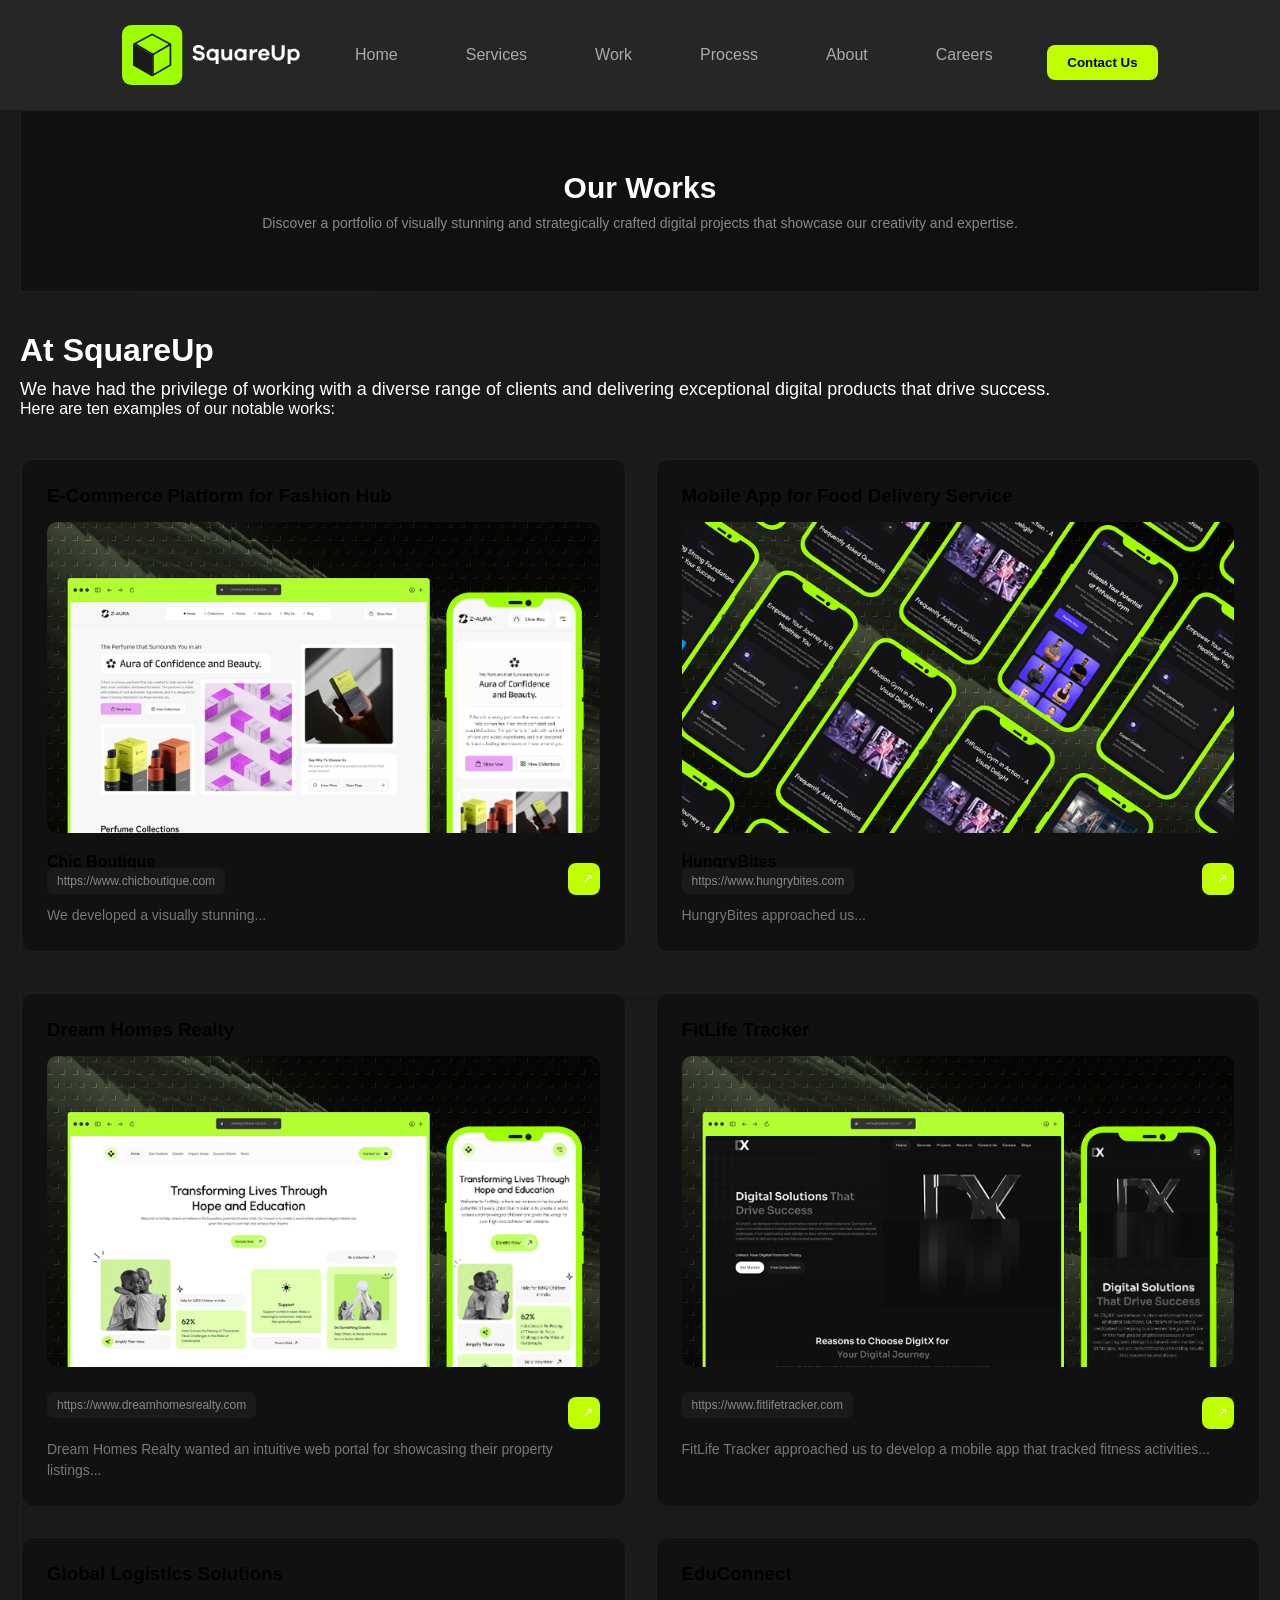
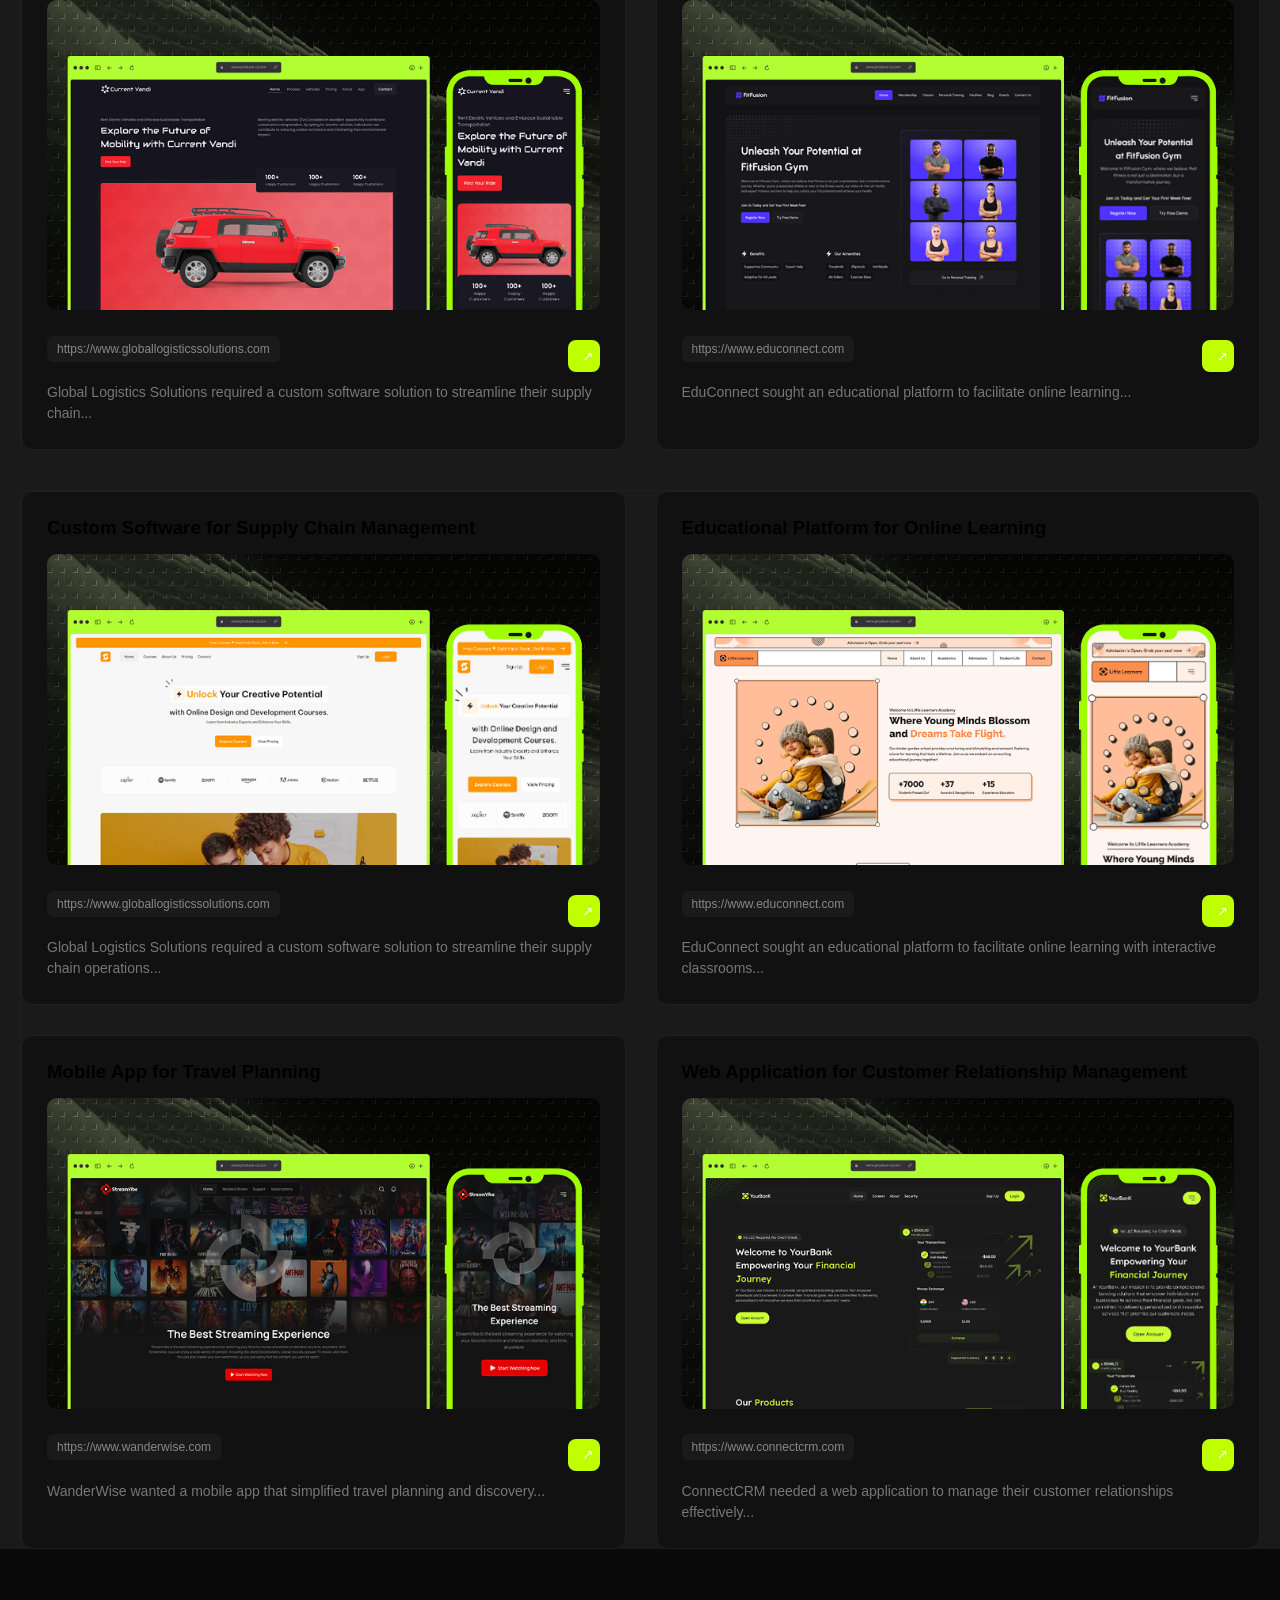
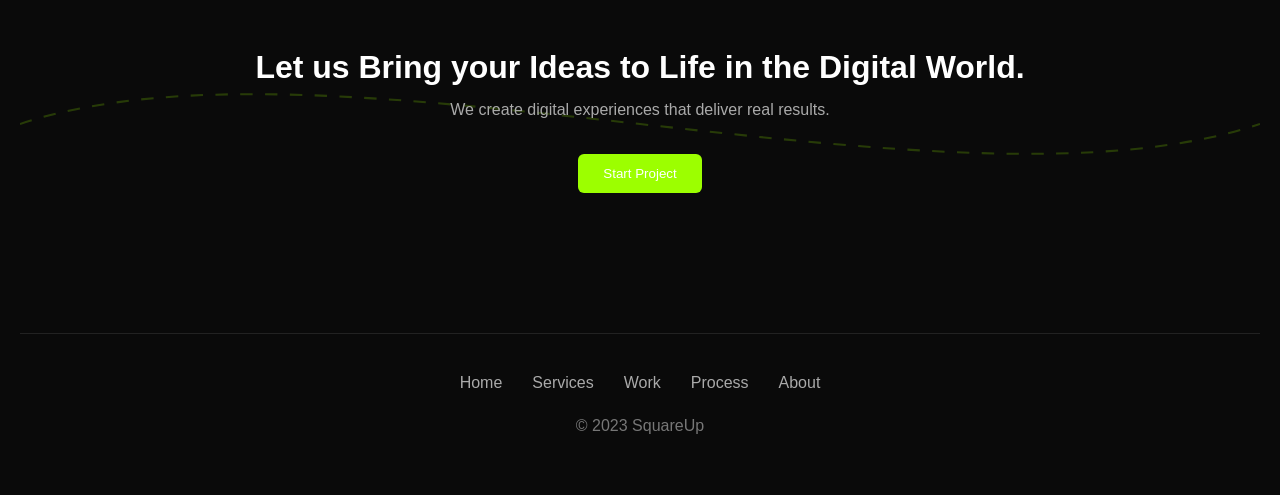
<file: works.html>
<!doctype html>
<html lang="en">
  <head>
    <meta charset="UTF-8" />
    <meta name="viewport" content="width=device-width, initial-scale=1.0" />
    <title>Document</title>
    <link rel="stylesheet" href="style.css" />
  </head>
  <body>
    <header class="navbar">
      <div class="container">
        <div class="nav__wrapper">
          <div class="logo">
            <img src="./img/Logo (6).svg" alt="" />
          </div>
          <nav class="nav-links">
            <a href="./index.html">Home</a>
            <a href="./services.html">Services</a>
            <a href="./works.html">Work</a>
            <a href="./process.html">Process</a>
            <a href="./about.html">About</a>
            <a href="./careers.html">Careers</a>
            <button class="btn-primary mobile-btn">Contact</button>
          </nav>
          <button class="btn-primary desktop-btn">Contact Us</button>
          <div class="u-menu">
            <button class="u-menu__btn" id="uMenuBtn">
              <div class="u-menu__icon">
                <span></span>
                <span></span>
                <span></span>
              </div>
            </button>

            <div class="u-menu__panel">
              <ul class="u-menu__list">
                <li><a href="./index.html">Home</a></li>
                <li><a href="./services.html">Services</a></li>
                <li><a href="./works.html">Works</a></li>
                <li><a href="./process.html">Process</a></li>
                <li><a href="./about.html">About</a></li>
                <li><a href="./careers.html">Careers</a></li>
              </ul>
            </div>
          </div>
        </div>
      </div>
    </header>
    <section>
      <div class="container">
        <div class="work__wrapper">
          <div class="design-hero">
            <h2 class="design-title">Our Works</h2>
            <p class="design-sub">
              Discover a portfolio of visually stunning and strategically
              crafted digital projects that showcase our creativity and
              expertise.
            </p>
          </div>
        </div>
      </div>
    </section>
    <section class="works">
      <div class="container">
        <div class="works-header">
          <h2 class="work__title">At SquareUp</h2>
          <p>
            We have had the privilege of working with a diverse range of clients
            and delivering exceptional digital products that drive success.
          </p>
          <span class="badge">Here are ten examples of our notable works:</span>
        </div>
        <div class="works-grid">
          <div class="work">
            <h3>E-Commerce Platform for Fashion Hub</h3>
            <div class="work-img">
              <img src="./img/Image.png" alt="" />
            </div>
            <div class="work-body">
              <div class="work-top">
                <div>
                  <h4>Chic Boutique</h4>
                  <span class="link">https://www.chicboutique.com</span>
                </div>
                <button class="work-arrow">↗</button>
              </div>

              <p>We developed a visually stunning...</p>
            </div>
          </div>
          <div class="work">
            <h3>Mobile App for Food Delivery Service</h3>
            <div class="work-img">
              <img src="./img/Image (1).png" alt="" />
            </div>
            <div class="work-body">
              <div class="work-top">
                <div>
                  <h4>HungryBites</h4>
                  <span class="link">https://www.hungrybites.com</span>
                </div>
                <button class="work-arrow">↗</button>
              </div>
              <p>HungryBites approached us...</p>
            </div>
          </div>
        </div>
        <div class="works-grid">
          <div class="work">
            <h3>Dream Homes Realty</h3>
            <div class="work-img">
              <img src="./img/Image (2).png" alt="" />
            </div>
            <div class="work-body">
              <div class="work-top">
                <span class="link">https://www.dreamhomesrealty.com</span>
                <button class="work-arrow">↗</button>
              </div>
              <p>
                Dream Homes Realty wanted an intuitive web portal for showcasing
                their property listings...
              </p>
            </div>
          </div>
          <div class="work">
            <h3>FitLife Tracker</h3>
            <div class="work-img">
              <img src="./img/Image (3).png" alt="" />
            </div>
            <div class="work-body">
              <div class="work-top">
                <span class="link">https://www.fitlifetracker.com</span>
                <button class="work-arrow">↗</button>
              </div>
              <p>
                FitLife Tracker approached us to develop a mobile app that
                tracked fitness activities...
              </p>
            </div>
          </div>
          <div class="work">
            <h3>Global Logistics Solutions</h3>
            <div class="work-img">
              <img src="./img/Image (4).png" alt="" />
            </div>
            <div class="work-body">
              <div class="work-top">
                <span class="link"
                  >https://www.globallogisticssolutions.com</span
                >
                <button class="work-arrow">↗</button>
              </div>
              <p>
                Global Logistics Solutions required a custom software solution
                to streamline their supply chain...
              </p>
            </div>
          </div>
          <div class="work">
            <h3>EduConnect</h3>
            <div class="work-img">
              <img src="./img/Image (5).png" alt="" />
            </div>
            <div class="work-body">
              <div class="work-top">
                <span class="link">https://www.educonnect.com</span>
                <button class="work-arrow">↗</button>
              </div>
              <p>
                EduConnect sought an educational platform to facilitate online
                learning...
              </p>
            </div>
          </div>
        </div>
        <div class="works-grid">
          <div class="work">
            <h3>Custom Software for Supply Chain Management</h3>
            <div class="work-img">
              <img src="./img/Image (6).png" alt="" />
            </div>
            <div class="work-body">
              <div class="work-top">
                <span class="link"
                  >https://www.globallogisticssolutions.com</span
                >
                <button class="work-arrow">↗</button>
              </div>
              <p>
                Global Logistics Solutions required a custom software solution
                to streamline their supply chain operations...
              </p>
            </div>
          </div>
          <div class="work">
            <h3>Educational Platform for Online Learning</h3>
            <div class="work-img">
              <img src="./img/Image (7).png" alt="" />
            </div>
            <div class="work-body">
              <div class="work-top">
                <span class="link">https://www.educonnect.com</span>
                <button class="work-arrow">↗</button>
              </div>
              <p>
                EduConnect sought an educational platform to facilitate online
                learning with interactive classrooms...
              </p>
            </div>
          </div>
          <div class="work">
            <h3>Mobile App for Travel Planning</h3>
            <div class="work-img">
              <img src="./img/Image (8).png" alt="" />
            </div>
            <div class="work-body">
              <div class="work-top">
                <span class="link">https://www.wanderwise.com</span>
                <button class="work-arrow">↗</button>
              </div>
              <p>
                WanderWise wanted a mobile app that simplified travel planning
                and discovery...
              </p>
            </div>
          </div>
          <div class="work">
            <h3>Web Application for Customer Relationship Management</h3>
            <div class="work-img">
              <img src="./img/Image (9).png" alt="" />
            </div>
            <div class="work-body">
              <div class="work-top">
                <span class="link">https://www.connectcrm.com</span>
                <button class="work-arrow">↗</button>
              </div>
              <p>
                ConnectCRM needed a web application to manage their customer
                relationships effectively...
              </p>
            </div>
          </div>
        </div>
      </div>
    </section>
    <section class="main-section">
      <div class="intro-block">
        <div class="bg-wave">
          <svg viewBox="0 0 1200 300" class="wave-svg">
            <path d="M0,150 C300,50 900,250 1200,150" class="wave-path" />
          </svg>
        </div>
        <h1 class="intro-title">
          Let us Bring your Ideas to Life in the Digital World.
        </h1>
        <p class="intro-text">
          We create digital experiences that deliver real results.
        </p>
        <button class="intro-btn">Start Project</button>
      </div>
      <footer class="footer">
        <div class="footer-top">
          <ul class="footer-menu">
            <li class="menu-item">Home</li>
            <li class="menu-item">Services</li>
            <li class="menu-item">Work</li>
            <li class="menu-item">Process</li>
            <li class="menu-item">About</li>
          </ul>
        </div>
        <div class="footer-bottom">
          <span class="footer-copy">© 2023 SquareUp</span>
        </div>
      </footer>
    </section>

    <script>
      const menu = document.querySelector(".u-menu");
      const btn = document.getElementById("uMenuBtn");

      btn.addEventListener("click", () => {
        menu.classList.toggle("active");
      });
    </script>
  </body>
</html>
</file>
<file: style.css>
:root {
  --primary-color: #c0ff00;
  --bg-dark: #121212;
  --border-color: #262626;
  --text-gray: #999999;
  --bg: #fff;
  --text: #7288a2;
  --gray: #4d5974;
  --lightgray: #e5e5e5;
  --blue: #03b5d2;
  --bg: #0f0f0f;
  --card: #141414;
  --border: #1f1f1f;
  --text: #ffffff;
  --gray: #9a9a9a;
  --accent: #c0ff00;
}

* {
  margin: 0;
  padding: 0;
  box-sizing: border-box;
  font-family: "Inter", sans-serif, system-ui;
}

.container {
  max-width: 1440px;
  width: 100%;
  margin: 0 auto;
  padding: 0 20px;
}

body {
  background: #1a1a1a;
  overflow-x: hidden;
}

.navbar {
  padding: 18px 0;
  background: #262626;
  position: relative;
}

.nav__wrapper {
  display: flex;
  align-items: center;
  justify-content: space-between;
  align-items: center;
}

.logo {
  display: flex;
  align-items: center;
  gap: 10px;
  font-weight: bold;
}

a {
  text-decoration: none;
  color: inherit;
}

.u-menu {
  position: relative;
  z-index: 9999;
}

.u-menu__btn {
  position: relative;

  width: 58px;
  height: 58px;

  border: none;
  outline: none;

  border-radius: 18px;

  cursor: pointer;

  background: linear-gradient(
    145deg,
    rgba(255, 255, 255, 0.08),
    rgba(255, 255, 255, 0.02)
  );

  backdrop-filter: blur(20px);

  overflow: hidden;

  display: flex;
  justify-content: center;
  align-items: center;

  transition: 0.45s;
}

.u-menu__btn::before {
  content: "";

  position: absolute;
  inset: -2px;

  background: conic-gradient(from 0deg, #00ff88, #00ffee, #00ff88);

  border-radius: inherit;

  animation: spin 3s linear infinite;

  opacity: 0;

  transition: 0.4s;
}

.u-menu__btn:hover::before {
  opacity: 1;
}

.u-menu__btn::after {
  content: "";

  position: absolute;
  inset: 2px;

  background: #050505;

  border-radius: 16px;

  z-index: 1;
}

.u-menu__icon {
  position: relative;

  width: 28px;
  height: 22px;

  z-index: 2;
}

.u-menu__icon span {
  position: absolute;
  left: 0;

  width: 100%;
  height: 3px;

  border-radius: 50px;

  background: linear-gradient(90deg, #ffffff, #00ff99);

  box-shadow: 0 0 12px rgba(0, 255, 140, 0.6);

  transition:
    transform 0.45s cubic-bezier(0.68, -0.6, 0.32, 1.6),
    opacity 0.3s,
    top 0.4s;
}

.u-menu__icon span:nth-child(1) {
  top: 0;
}

.u-menu__icon span:nth-child(2) {
  top: 9px;
}

.u-menu__icon span:nth-child(3) {
  top: 18px;
}

.u-menu.active .u-menu__icon span:nth-child(1) {
  top: 9px;
  transform: rotate(45deg) scale(1.1);
}

.u-menu.active .u-menu__icon span:nth-child(2) {
  opacity: 0;
  transform: scaleX(0);
}

.u-menu.active .u-menu__icon span:nth-child(3) {
  top: 9px;
  transform: rotate(-45deg) scale(1.1);
}

.u-menu__panel {
  position: absolute;

  top: 85px;
  right: 0;

  width: 270px;

  padding: 16px;

  border-radius: 28px;

  background: linear-gradient(
    145deg,
    rgba(255, 255, 255, 0.06),
    rgba(255, 255, 255, 0.02)
  );

  backdrop-filter: blur(30px);

  border: 1px solid rgba(255, 255, 255, 0.08);

  box-shadow:
    0 30px 80px rgba(0, 0, 0, 0.6),
    inset 0 0 40px rgba(255, 255, 255, 0.03);

  overflow: hidden;

  opacity: 0;
  visibility: hidden;

  transform: perspective(1200px) rotateX(-25deg) translateY(-30px) scale(0.85);

  transform-origin: top right;

  transition: 0.65s cubic-bezier(0.16, 1, 0.3, 1);
}

.u-menu__panel::before {
  content: "";

  position: absolute;

  width: 300px;
  height: 300px;

  background: radial-gradient(circle, rgba(0, 255, 150, 0.18), transparent 70%);

  top: -120px;
  right: -120px;

  animation: pulse 4s infinite linear;
}

.u-menu.active .u-menu__panel {
  opacity: 1;
  visibility: visible;

  transform: perspective(1200px) rotateX(0) translateY(0) scale(1);
}

.u-menu__list {
  list-style: none;

  display: flex;
  flex-direction: column;
  gap: 10px;

  position: relative;
  z-index: 2;
}

.u-menu__list li {
  opacity: 0;

  transform: translateX(40px) scale(0.9);

  animation: none;
}

.u-menu.active .u-menu__list li {
  animation: itemAnimation 0.7s forwards;
}

.u-menu.active .u-menu__list li:nth-child(1) {
  animation-delay: 0.08s;
}

.u-menu.active .u-menu__list li:nth-child(2) {
  animation-delay: 0.14s;
}

.u-menu.active .u-menu__list li:nth-child(3) {
  animation-delay: 0.2s;
}

.u-menu.active .u-menu__list li:nth-child(4) {
  animation-delay: 0.26s;
}

.u-menu.active .u-menu__list li:nth-child(5) {
  animation-delay: 0.32s;
}

.u-menu.active .u-menu__list li:nth-child(6) {
  animation-delay: 0.38s;
}

.u-menu__list a {
  position: relative;

  display: flex;
  align-items: center;

  padding: 16px 18px;

  border-radius: 18px;

  text-decoration: none;

  color: white;

  font-size: 15px;
  font-weight: 600;
  letter-spacing: 0.5px;

  overflow: hidden;

  background: rgba(255, 255, 255, 0.03);

  border: 1px solid rgba(255, 255, 255, 0.05);

  transition: 0.35s;
}

.u-menu__list a:hover {
  transform: translateX(10px) scale(1.03);

  background: rgba(0, 255, 140, 0.12);

  border-color: rgba(0, 255, 140, 0.4);

  box-shadow: 0 0 25px rgba(0, 255, 140, 0.18);
}

.u-menu__list a::before {
  content: "";

  position: absolute;

  top: 0;
  left: -120%;

  width: 100%;
  height: 100%;

  background: linear-gradient(
    90deg,
    transparent,
    rgba(255, 255, 255, 0.25),
    transparent
  );

  transition: 0.7s;
}

.u-menu__list a:hover::before {
  left: 120%;
}

@keyframes spin {
  100% {
    transform: rotate(360deg);
  }
}

@keyframes pulse {
  0% {
    transform: scale(1);
  }

  50% {
    transform: scale(1.2);
  }

  100% {
    transform: scale(1);
  }
}

@keyframes itemAnimation {
  to {
    opacity: 1;

    transform: translateX(0) scale(1);
  }
}

@media (min-width: 992px) {
  .u-menu {
    display: none;
  }
}

.openBtn {
  margin: 20px;
  padding: 10px 20px;
  background: #c6ff00;
  border: none;
  cursor: pointer;
}

.overlay {
  position: fixed;
  top: 0;
  right: -100%;
  width: 100%;
  height: 100%;
  background: #0b0b0b;
  transition: 0.4s;
}

.overlay.active {
  right: 0;
}

.top {
  display: flex;
  justify-content: flex-end;
  padding: 20px;
}

.close {
  font-size: 28px;
  color: #c6ff00;
  cursor: pointer;
}

.links {
  display: flex;
  flex-direction: column;
  margin-top: 40px;
}

.links a {
  color: white;
  text-decoration: none;
  padding: 20px;
  font-size: 22px;
  border-bottom: 1px solid #222;
  display: flex;
  justify-content: space-between;
}

.links span {
  color: #c6ff00;
}

.logo-box {
  width: 32px;
  height: 32px;
  background: #1c1c1c;
  display: flex;
  align-items: center;
  justify-content: center;
}

.inner-cube {
  width: 14px;
  height: 14px;
  background: #fff;
}

.nav-links {
  display: flex;
  gap: 28px;
  align-items: center;
}

.nav-links a {
  color: #aaa;
  text-decoration: none;
  transition: 0.3s;
  border-radius: 12px;
  padding: 14px 20px;
}

.nav-links a:hover {
  background: #222;
}

.btn-primary {
  padding: 10px 18px;
  background: linear-gradient(45deg, #00ffcc, #0066ff);
  border: none;
  border-radius: 6px;
  font-weight: bold;
  cursor: pointer;
}

.mobile-btn {
  display: none;
}

.menu-icon {
  gap: 5px;
  cursor: pointer;
}

.menu-icon span {
  width: 26px;
  height: 3px;
  background: #fff;
  transition: 0.3s;
}

@media (max-width: 768px) {
  .nav-links {
    position: absolute;
    top: 70px;
    right: 20px;
    width: 220px;
    background: #111;
    flex-direction: column;
    align-items: flex-start;
    padding: 20px;
    gap: 15px;
    border-radius: 10px;
    display: none;
  }
  .hamburger {
    display: flex;
  }

  .nav-links.active {
    display: flex;
  }

  .desktop-btn {
    display: none;
  }

  .mobile-btn {
    display: block;
    width: 100%;
    text-align: center;
  }

  .menu-icon {
    display: flex;
  }
}

.btn-primary {
  background: var(--primary-color);
  color: black;
  border: none;
  padding: 10px 20px;
  border-radius: 8px;
  font-weight: 600;
  cursor: pointer;
}

.desktop-contact {
  display: none;
}

.menu-icon span {
  display: block;
  width: 25px;
  height: 2px;
  background: var(--primary-color);
  margin: 6px 0;
}

.hero {
  padding: 80px 20px;
  text-align: center;
  position: relative;
  background-image: radial-gradient(circle at center, #1a1a1a 0%, #121212 100%);
}

.hero h1 {
  font-size: 2.5rem;
  line-height: 1.2;
  margin-bottom: 30px;
  color: white;
}

.tag-container {
  background: rgba(255, 255, 255, 0.03);
  border: 1px solid var(--border-color);
  padding: 15px;
  border-radius: 15px;
  display: inline-block;
  max-width: 90%;
  line-height: 2.5;
}

.tag {
  background: #1f1f1f;
  padding: 5px 12px;
  border-radius: 6px;
  color: #efefef;
  margin: 0 5px;
}

.text-muted {
  color: var(--text-gray);
}

.cta-buttons {
  margin-top: 40px;
  display: flex;
  justify-content: center;
  gap: 15px;
}

.btn-secondary {
  background: transparent;
  border: 1px solid var(--border-color);
  color: white;
  padding: 10px 25px;
  border-radius: 8px;
  cursor: pointer;
}

.trust-section {
  margin-top: 50px;
  text-align: center;
}

.trust-badge {
  display: inline-block;
  background: #121212;
  border: 1px solid var(--border-color);
  padding: 8px 20px;
  border-radius: 25px;
  font-size: 0.8rem;
  color: var(--text-gray);
  transform: translateY(20px);
  z-index: 2;
  position: relative;
}

.logo-grid {
  display: grid;
  grid-template-columns: repeat(2, 1fr);
  justify-content: center;
}

.logo-item {
  padding: 40px 20px;
}

.brand-logo {
  height: 30px;
  filter: brightness(0) invert(1);
  opacity: 0.7;
}

@media (min-width: 1024px) {
  .navbar {
    padding: 25px 8%;
  }

  .nav-links {
    display: flex;
  }

  .hamburger {
    display: none;
  }

  .desktop-contact {
    display: block;
  }

  .menu-icon {
    display: none;
  }

  .logo-grid {
    grid-template-columns: repeat(6, 1fr);
  }

  .tag-container {
    padding: 20px 40px;
  }
}

@media (min-width: 768px) and (max-width: 1023px) {
  .logo-grid {
    grid-template-columns: repeat(3, 1fr);
  }
  .hero h1 {
    font-size: 3.2rem;
  }
}

.services__info {
  font-size: 14px;
  font-weight: 400;
}

:root {
  --bg-dark: #0a0a0a;
  --card-bg: #141414;
  --border-color: #1f1f1f;
  --text-main: #ffffff;
  --text-muted: #a0a0a0;
  --neon-green: #beff00;
  --btn-bg: #1a1a1a;
  --transition: all 0.3s ease;
}

.wrapper {
  max-width: 1440px;

  margin: 0 auto;
  width: 100%;
  padding: 0 20px;
}

.services-section {
  position: relative;
  padding: 80px 0;
  width: 100%;
}

.bg-pattern-overlay {
  position: absolute;
  top: 0;
  left: 0;
  width: 100%;
  height: 100%;
  background-image:
    linear-gradient(rgba(10, 10, 10, 0.7), rgba(10, 10, 10, 0.95)),
    url("https://i.imgur.com/8QG4hD1.png");
  background-size: cover;
  background-position: center;
  opacity: 0.5;
  z-index: 1;
}

.wrapper {
  position: relative;
  z-index: 2;
}

.section-header {
  text-align: center;
  margin-bottom: 60px;
}

.section-header h1 {
  font-size: 42px;
  font-weight: 600;
  margin-bottom: 15px;
}

.section-header p {
  color: var(--text-muted);
  font-size: 16px;
  max-width: 650px;
  margin: 0 auto;
}

.services-container {
  display: grid;
  grid-template-columns: repeat(3, 1fr);
  gap: 1px;
  background-color: var(--border-color);
  border: 1px solid var(--border-color);
  border-radius: 12px;
  overflow: hidden;
}

.service-card {
  background-color: var(--card-bg);
  padding: 40px;
  display: flex;
  flex-direction: column;
  justify-content: space-between;
}

.card-head {
  display: flex;
  align-items: center;
  gap: 15px;
  margin-bottom: 25px;
}

.icon-box {
  width: 50px;
  height: 50px;
  border: 1px solid #262626;
  border-radius: 8px;
  display: flex;
  justify-content: center;
  align-items: center;
}

.icon-box svg path {
  fill: var(--neon-green);
}

.service-card h2 {
  font-size: 20px;
  font-weight: 500;
}
.checkbox-wrapper-33 {
  --s-xsmall: 0.625em;
  --s-small: 1.2em;
  --border-width: 1px;
  --c-primary: #5f11e8;
  --c-primary-20-percent-opacity: rgb(95 17 232 / 20%);
  --c-primary-10-percent-opacity: rgb(95 17 232 / 10%);
  --t-base: 0.4s;
  --t-fast: 0.2s;
  --e-in: ease-in;
  --e-out: cubic-bezier(0.11, 0.29, 0.18, 0.98);
}

.checkbox-wrapper-33 .visuallyhidden {
  border: 0;
  clip: rect(0 0 0 0);
  height: 1px;
  margin: -1px;
  overflow: hidden;
  padding: 0;
  position: absolute;
  width: 1px;
}

.checkbox-wrapper-33 .checkbox {
  display: flex;
  align-items: center;
  justify-content: flex-start;
  color: white;
}

.checkbox-wrapper-33 .checkbox + .checkbox {
  margin-top: var(--s-small);
}

.checkbox-wrapper-33 .checkbox__symbol {
  display: inline-block;
  display: flex;
  margin-right: calc(var(--s-small) * 0.7);
  border: var(--border-width) solid var(--c-primary);
  position: relative;
  border-radius: 0.1em;
  width: 1.5em;
  height: 1.5em;
  transition:
    box-shadow var(--t-base) var(--e-out),
    background-color var(--t-base);
  box-shadow: 0 0 0 0 var(--c-primary-10-percent-opacity);
}

.checkbox-wrapper-33 .checkbox__symbol:after {
  content: "";
  position: absolute;
  top: 0.5em;
  left: 0.5em;
  width: 0.25em;
  height: 0.25em;
  background-color: var(--c-primary-20-percent-opacity);
  opacity: 0;
  border-radius: 3em;
  transform: scale(1);
  transform-origin: 50% 50%;
}

.checkbox-wrapper-33 .checkbox .icon-checkbox {
  width: 1em;
  height: 1em;
  margin: auto;
  fill: none;
  stroke-width: 3;
  stroke: currentColor;
  stroke-linecap: round;
  stroke-linejoin: round;
  stroke-miterlimit: 10;
  color: var(--c-primary);
  display: inline-block;
}

.checkbox-wrapper-33 .checkbox .icon-checkbox path {
  transition: stroke-dashoffset var(--t-fast) var(--e-in);
  stroke-dasharray: 30px, 31px;
  stroke-dashoffset: 31px;
}

.checkbox-wrapper-33 .checkbox__textwrapper {
  margin: 0;
}

.checkbox-wrapper-33 .checkbox__trigger:checked + .checkbox__symbol:after {
  -webkit-animation: ripple-33 1.5s var(--e-out);
  animation: ripple-33 1.5s var(--e-out);
}

.checkbox-wrapper-33
  .checkbox__trigger:checked
  + .checkbox__symbol
  .icon-checkbox
  path {
  transition: stroke-dashoffset var(--t-base) var(--e-out);
  stroke-dashoffset: 0px;
}

.checkbox-wrapper-33 .checkbox__trigger:focus + .checkbox__symbol {
  box-shadow: 0 0 0 0.25em var(--c-primary-20-percent-opacity);
}

@-webkit-keyframes ripple-33 {
  from {
    transform: scale(0);
    opacity: 1;
  }

  to {
    opacity: 0;
    transform: scale(20);
  }
}

@keyframes ripple-33 {
  from {
    transform: scale(0);
    opacity: 1;
  }

  to {
    opacity: 0;
    transform: scale(20);
  }
}

.card-text {
  color: var(--text-muted);
  font-size: 14px;
  margin-bottom: 30px;
  flex-grow: 1;
}

.learn-more-btn {
  display: block;
  width: 100%;
  padding: 15px;
  background-color: var(--btn-bg);
  color: var(--text-main);
  text-decoration: none;
  text-align: center;
  border-radius: 8px;
  font-size: 14px;
  font-weight: 500;
  transition: var(--transition);
  border: 1px solid transparent;
}

.learn-more-btn:hover {
  background-color: #262626;
  border-color: #333;
}

@media (max-width: 1024px) {
  .section-header h1 {
    font-size: 36px;
  }

  .services-container {
    grid-template-columns: repeat(2, 1fr);
  }

  .service-card {
    padding: 30px;
  }
}

@media (max-width: 768px) {
  .services-section {
    padding: 50px 0;
  }

  .section-header h1 {
    font-size: 28px;
  }

  .section-header p {
    font-size: 14px;
  }

  .services-container {
    grid-template-columns: 1fr;
    border: none;
    background-color: transparent;
    gap: 20px;
  }

  .service-card {
    padding: 25px;
    border: 1px solid var(--border-color);
    border-radius: 10px;
    align-items: center;
    text-align: center;
  }

  .card-head {
    flex-direction: column;
    gap: 10px;
    margin-bottom: 15px;
  }

  .service-card h2 {
    font-size: 18px;
  }

  .card-text {
    font-size: 13px;
    margin-bottom: 20px;
  }

  .learn-more-btn {
    max-width: 200px;
  }
}

h2 {
  text-align: center;
  font-size: 32px;
  font-weight: 600;
  margin-bottom: 10px;
  color: white;
}

.why {
  padding: 80px 0;
  background: radial-gradient(circle at top left, #1a1a1a, #0d0d0d);
}

.why__top {
  text-align: center;
  margin-bottom: 60px;
}

.why__top h2 {
  font-size: 32px;
  margin-bottom: 10px;
}

.why__top p {
  color: var(--gray);
  max-width: 600px;
  margin: 0 auto;
  font-size: 14px;
}

.why__grid {
  display: grid;
  grid-template-columns: repeat(2, 1fr);
}

.why__card {
  padding: 30px;
  border-right: 1px solid var(--border);
  border-bottom: 1px solid var(--border);
}

.why__card-two {
  padding: 30px;
  border-right: 1px solid var(--border);
  border-bottom: 1px solid var(--border);
}

.why__card-two h3 {
  color: white;
  text-align: left;
}

.why__card h3 {
  color: white;
  text-align: left;
}

.icon__grid {
  display: flex;
  justify-content: left;
}

.why__card p {
  color: white;
  text-align: left;
}

.why__card-two {
  text-align: left;
  color: var(--gray);
  font-size: 13px;
  font-size: 16px;
  margin-bottom: 10px;
}

.why__card-two h3 {
  font-size: 16px;
  margin-bottom: 10px;
}

.why__card h3 {
  font-size: 16px;
  margin-bottom: 10px;
}

.why__card p {
  font-size: 13px;
  color: var(--gray);
  line-height: 1.5;
}

@media (max-width: 768px) {
  .why__grid {
    grid-template-columns: 1fr;
  }

  .why__card {
    border-right: none !important;
  }

  .why__card:not(:last-child) {
    border-bottom: 1px solid var(--border);
  }
}

@media (max-width: 320px) {
  .why {
    padding: 50px 0;
  }

  .why__top h2 {
    font-size: 24px;
  }

  .why__top p {
    font-size: 13px;
  }

  .why__card {
    padding: 20px;
  }
}

.about__card {
  text-align: center;
  margin-bottom: 50px;
}

.about__card h1 {
  font-size: 36px;
  margin-bottom: 10px;
}

.testimonials__card {
  margin-bottom: 50px;
}

.testimonials__card h1 {
  font-size: 36px;
  margin-bottom: 10px;
}

.testimonials__card p {
  color: var(--gray);
  font-size: 14px;
}

@media (max-width: 1024px) {
  .grid {
    grid-template-columns: repeat(2, 1fr);
  }
}

@media (max-width: 600px) {
  .card {
    border-right: none;
  }

  .card:last-child {
    border-bottom: none;
  }

  .testimonials__card h1 {
    font-size: 24px;
  }
  strong {
    padding-left: 28px;
    font-size: 16px;
  }
}

.testimonials {
  padding: 60px 20px;
}

h2 {
  font-size: 32px;
  margin-bottom: 10px;
}

.subtitle {
  color: #aaa;
  margin-bottom: 40px;
}

.grid {
  display: grid;
  grid-template-columns: repeat(2, 1fr);
  gap: 20px;
}

.card {
  background: #111;
  padding: 25px;
  border-radius: 10px;
  text-align: left;
  display: flex;
  flex-direction: column;
  justify-content: space-between;
  min-height: 260px; /* 🔥 HAMMASI BIR XIL */
  border: 1px solid #1f1f1f;
}

.card h3 {
  color: #9cff57;
  font-size: 18px;
}

.card p {
  color: #bbb;
  font-size: 14px;
  margin: 15px 0;
  flex-grow: 1;
}

.user {
  display: flex;
  align-items: center;
  gap: 10px;
}

.avatar {
  width: 40px;
  height: 40px;
  background: #9cff57;
  border-radius: 50%;
  margin-bottom: 20px;
}

.user span {
  display: block;
  font-size: 12px;
  color: #888;
  padding-left: 30px;
}

button {
  margin-top: 15px;
  padding: 8px 15px;
  background: #1f1f1f;
  border: none;
  color: #fff;
  border-radius: 6px;
  cursor: pointer;
}

button:hover {
  background: #9cff57;
  color: #000;
}

@media (max-width: 768px) {
  .grid {
    grid-template-columns: 1fr;
  }
}

.section {
  padding: 80px 20px;
  text-align: center;
}

.logo-box {
  width: 40px;
  height: 40px;
  background: #aaff00;
  margin: 0 auto 20px;
  border-radius: 8px;
}

.section h1 {
  font-size: 28px;
  margin-bottom: 15px;
}

.section p {
  color: #aaa;
  max-width: 600px;
  margin: auto;
  margin-bottom: 20px;
}

.btn {
  background: #aaff00;
  border: none;
  padding: 12px 24px;
  border-radius: 6px;
  cursor: pointer;
  font-weight: bold;
  transition: 0.3s;
}

.btn:hover {
  transform: scale(1.05);
  box-shadow: 0 0 15px #aaff00;
}

.contact {
  display: flex;
  justify-content: center;
  padding: 40px 20px;
}

.form {
  max-width: 700px;
  width: 100%;
}

.row {
  display: flex;
  gap: 20px;
}

.input {
  flex: 1;
  margin-bottom: 20px;
}

label {
  display: block;
  margin-bottom: 8px;
  color: #aaa;
}

input,
textarea {
  width: 100%;
  padding: 12px;
  background: #15181b;
  border: 1px solid #222;
  border-radius: 6px;
  color: #fff;
}

textarea {
  height: 120px;
}

.box {
  background: #111416;
  padding: 20px;
  border-radius: 10px;
  margin-bottom: 20px;
}

.checks {
  display: grid;
  grid-template-columns: 1fr 1fr;
  gap: 10px;
  margin-top: 10px;
}

.sub {
  font-size: 12px;
  color: #777;
  margin-bottom: 10px;
}

.range {
  width: 100%;
  accent-color: #aaff00;
}

.range-label {
  display: flex;
  justify-content: space-between;
  font-size: 12px;
  color: #aaa;
}

.footer {
  border-top: 1px solid #222;
  padding: 40px 20px;
  text-align: center;
}

.menu a {
  margin: 0 10px;
  color: #aaa;
  text-decoration: none;
  position: relative;
}

.menu a::after {
  content: "";
  position: absolute;
  width: 0%;
  height: 2px;
  background: #aaff00;
  left: 0;
  bottom: -5px;
  transition: 0.3s;
}

.menu a:hover {
  color: #fff;
}

.menu a:hover::after {
  width: 100%;
}

.icons {
  display: flex;
  justify-content: center;
  gap: 10px;
  margin: 15px 0;
}

.icons div {
  width: 35px;
  height: 35px;
  border: 1px solid #333;
  display: flex;
  align-items: center;
  justify-content: center;
  border-radius: 6px;
  transition: 0.3s;
}

.icons div:hover {
  background: #aaff00;
  color: black;
  transform: translateY(-5px) scale(1.1);
}

.info p {
  color: #aaa;
  margin: 5px 0;
  transition: 0.3s;
}

.info p:hover {
  color: #aaff00;
  transform: translateX(5px);
}

[data-anim] {
  opacity: 0;
  transform: translateY(40px);
  transition: 0.8s ease;
}

[data-anim].active {
  opacity: 1;
  transform: translateY(0);
}

@media (max-width: 600px) {
  .row {
    flex-direction: column;
  }
  .checks {
    grid-template-columns: 1fr;
  }
}

.faq {
  padding: 80px 20px;
}

.faq-header {
  text-align: center;
  margin-bottom: 40px;
}

.faq-item {
  border: 1px solid #222;
  margin-bottom: 15px;
  padding-top: 20px;
  padding-bottom: 16px;
  padding-left: 16px;
  background: #111;
  cursor: pointer;
  transition: 0.3s;
}

.faq-item:hover {
  border-color: #c0ff00;
}

.faq__title {
  font-size: 48px;
  font-weight: 600;
}

.faq__info {
  color: white;
}

.faq-top {
  display: flex;
  justify-content: space-between;
  align-items: center;
}

.num {
  color: #c0ff00;
  margin-right: 10px;
}

.faq-top h4 {
  flex: 1;
  font-size: 22px;
  font-weight: 500;
  color: #ccc;
  text-align: left;
}

.icon {
  font-size: 18px;
  transition: 0.3s;
}

.faq-content {
  max-height: 0;
  overflow: hidden;
  transition: max-height 0.4s ease;
}

.faq-content p {
  margin-top: 15px;
  font-size: 13px;
  color: #777;
  text-align: left;
}

.faq-item.active {
  border-color: #c0ff00;
}

.faq-item.active .faq-content {
  max-height: 160px;
}

.faq-item.active .icon {
  transform: rotate(180deg);
}

.design {
  padding: 60px 80px;
  background: #0f0f0f;
  color: #fff;
  font-family: sans-serif;
}

.design-hero {
  text-align: center;
  padding: 60px 20px;
  border: 1px solid #1f1f1f;
  margin-bottom: 40px;
  background: linear-gradient(120deg, #111, #0f0f0f);
}

.design-title {
  font-size: 30px;
}

.design-sub {
  font-size: 14px;
  color: #888;
}

.design-head {
  font-size: 24px;
  margin-bottom: 10px;
}

.design-desc {
  font-size: 13px;
  color: #777;
  margin-bottom: 20px;
}

.design-label {
  display: inline-block;
  padding: 6px 12px;
  border: 1px solid #2a2a2a;
  margin-bottom: 20px;
  font-size: 12px;
  color: #aaa;
}

.design-subtitle {
  margin: 30px 0 10px;
  color: #bbb;
  font-size: 14px;
}

.design-grid {
  display: grid;
  grid-template-columns: repeat(4, 1fr);
  border: 1px solid #1f1f1f;
}

.design-card {
  padding: 25px;
  border-right: 1px solid #1f1f1f;
  border-bottom: 1px solid #1f1f1f;
  min-height: 120px;
  transition: 0.3s;
}

.design-card:nth-child(4n) {
  border-right: none;
}

.design-text {
  font-size: 12px;
  color: #bbb;
  margin-top: 10px;
}

.design-icon {
  width: 40px;
  height: 40px;
  border: 1px solid #1f1f1f;
  display: flex;
  align-items: center;
  justify-content: center;
  border-radius: 8px;
  background: #111;
  transition: 0.3s;
}

.svg {
  width: 20px;
  height: 20px;
  stroke: #c6ff00;
  fill: none;
  stroke-width: 1.5;
  transition: 0.3s;
}

.design-card:hover {
  background: #151515;
}

.design-card:hover .design-icon {
  border-color: #c6ff00;
  box-shadow: 0 0 10px #c6ff00;
}

.design-card:hover .svg {
  transform: scale(1.2);
}

@media (max-width: 1024px) {
  .design-grid {
    grid-template-columns: repeat(2, 1fr);
  }

  .design-card:nth-child(4n) {
    border-right: 1px solid #1f1f1f;
  }

  .design-card:nth-child(2n) {
    border-right: none;
  }
}

@media (max-width: 600px) {
  .design {
    padding: 40px 20px;
  }

  .design-grid {
    grid-template-columns: 1fr;
  }

  .design-card {
    border-right: none;
  }
}

.engineering {
  padding: 60px 80px;
  background: #0f0f0f;
  color: #fff;
  font-family: sans-serif;
}

.eng-title {
  font-size: 28px;
  margin-bottom: 10px;
}

.eng-desc {
  font-size: 13px;
  color: #777;
  max-width: 700px;
  margin-bottom: 20px;
}

.eng-label {
  display: inline-block;
  padding: 6px 12px;
  border: 1px solid #2a2a2a;
  margin-bottom: 30px;
  font-size: 12px;
  color: #aaa;
}

.eng-subtitle {
  font-size: 16px;
  margin: 30px 0 10px;
  color: #ccc;
}

.eng-grid {
  display: grid;
  grid-template-columns: repeat(4, 1fr);
  border: 1px solid #1f1f1f;
  margin-bottom: 20px;
}

.eng-card {
  padding: 25px;
  border-right: 1px solid #1f1f1f;
  border-bottom: 1px solid #1f1f1f;
  min-height: 120px;
}

.eng-card:nth-child(4n) {
  border-right: none;
}

.eng-text {
  font-size: 12px;
  color: #bbb;
  margin-top: 10px;
}

.eng-icon {
  width: 40px;
  height: 40px;
  border: 1px solid #1f1f1f;
  display: flex;
  align-items: center;
  justify-content: center;
  background: #111;
  border-radius: 8px;
}

.svg {
  width: 20px;
  height: 20px;
  stroke: #c6ff00;
  fill: none;
  stroke-width: 1.5;
}

@media (max-width: 1024px) {
  .eng-grid {
    grid-template-columns: repeat(2, 1fr);
  }

  .eng-card:nth-child(4n) {
    border-right: 1px solid #1f1f1f;
  }

  .eng-card:nth-child(2n) {
    border-right: none;
  }
}

@media (max-width: 600px) {
  .engineering {
    padding: 40px 20px;
  }

  .eng-grid {
    grid-template-columns: 1fr;
  }

  .eng-card {
    border-right: none;
  }
}

.main-section {
  background: #0a0a0a;
  color: white;
  padding: 20px;
  font-family: Arial;
}

/* INTRO (hero o‘rniga) */
.intro-block {
  position: relative;
  text-align: center;
  padding: 80px 20px;
  overflow: hidden;
}

/* WAVE */
.bg-wave {
  position: absolute;
  width: 100%;
  top: 0;
  left: 0;
  opacity: 0.2;
}

.wave-svg {
  width: 100%;
}

.wave-path {
  fill: none;
  stroke: #9cff00;
  stroke-width: 2;
  stroke-dasharray: 12;
  animation: waveMove 5s linear infinite;
}

@keyframes waveMove {
  from {
    stroke-dashoffset: 0;
  }
  to {
    stroke-dashoffset: 200;
  }
}

.intro-title {
  font-size: 32px;
  margin-bottom: 15px;
  transition: 0.3s;
  animation: fadeUp 1s ease forwards;
}

.intro-title:hover {
  color: #9cff00;
  text-shadow: 0 0 10px #9cff00;
}

.intro-text {
  color: #aaa;
  margin-bottom: 20px;
  transition: 0.3s;
  animation: fadeUp 1.5s ease forwards;
}

.intro-text:hover {
  color: #fff;
}

.intro-btn {
  background: #9cff00;
  border: none;
  padding: 12px 25px;
  cursor: pointer;
  transition: 0.3s;
  animation: fadeUp 2s ease forwards;
}

.intro-btn:hover {
  transform: scale(1.08);
  box-shadow: 0 0 15px #9cff00;
}

.footer {
  margin-top: 60px;
  border-top: 1px solid #222;
  padding-top: 20px;
  animation: fadeUp 2.5s ease forwards;
}

.footer-top {
  display: flex;
  justify-content: center;
}

.footer-menu {
  display: flex;
  gap: 30px;
  list-style: none;
}

.menu-item {
  position: relative;
  color: #aaa;
  cursor: pointer;
  transition: 0.3s;
}

.menu-item::after {
  content: "";
  position: absolute;
  left: 0;
  bottom: -6px;
  width: 0%;
  height: 2px;
  background: #9cff00;
  transition: 0.4s;
}

.menu-item:hover {
  color: #fff;
  transform: translateY(-3px);
}

.menu-item:hover::after {
  width: 100%;
}

.footer-bottom {
  text-align: center;
  margin-top: 25px;
}

.footer-copy {
  color: #777;
  transition: 0.3s;
}

.footer-copy:hover {
  color: #9cff00;
  text-shadow: 0 0 8px #9cff00;
}

@keyframes fadeUp {
  from {
    opacity: 0;
    transform: translateY(25px);
  }
  to {
    opacity: 1;
    transform: translateY(0);
  }
}

@media (max-width: 600px) {
  .intro-title {
    font-size: 22px;
  }

  .footer-menu {
    flex-direction: column;
    align-items: center;
    gap: 15px;
  }
}

@media (max-width: 900px) {
  .intro-title {
    font-size: 26px;
  }

  .footer-menu {
    flex-wrap: wrap;
    justify-content: center;
  }
}

.works-grid {
  display: grid;
  grid-template-columns: 1fr 1fr;
  gap: 30px;
  margin-top: 40px;
}

.badge {
  color: white;
}

.work {
  border: 1px solid #1f1f1f;
  padding: 20px;
  border-radius: 12px;
  background: #111;
  position: relative;
  transition: all 0.3s ease;
}

.work:hover {
  transform: translateY(-8px);
  border-color: #2a2a2a;
}

.works-header p {
  color: white;
  font-size: 18px;
  font-weight: 500;
}

.work__title {
  color: white;
  text-align: left;
}

.work-img {
  border-radius: 10px;
  overflow: hidden;
  margin-bottom: 15px;
  aspect-ratio: 16/9;
}

.work-img img {
  width: 100%;
  height: 100%;
  object-fit: cover;
  transition: transform 0.4s ease;
}

.work:hover .work-img img {
  transform: scale(1.05);
}

.work-top {
  display: flex;
  justify-content: space-between;
  align-items: center;
  margin-bottom: 10px;
}

.work-arrow {
  background: #c0ff00;
  border: none;
  width: 35px;
  height: 35px;
  border-radius: 8px;
  cursor: pointer;
  transition: all 0.3s ease;
}

.work:hover .work-arrow {
  transform: rotate(45deg) scale(1.1);
}

.work::after {
  content: "";
  position: absolute;
  inset: 0;
  border-radius: 12px;
  background: radial-gradient(
    circle at top,
    rgba(192, 255, 0, 0.15),
    transparent
  );
  opacity: 0;
  transition: 0.3s;
}

.work:hover::after {
  opacity: 1;
}

.work p {
  color: #888;
  font-size: 14px;
}

@media (max-width: 768px) {
  .works-grid {
    grid-template-columns: 1fr;
  }
}

.works-grid {
  display: grid;
  grid-template-columns: 1fr 1fr;
  border-top: 1px solid #1f1f1f;
  border-left: 1px solid #1f1f1f;
}

.work {
  padding: 25px;
  border-right: 1px solid #1f1f1f;
  border-bottom: 1px solid #1f1f1f;
  background: #111;
  position: relative;
  transition: 0.3s;
}

.work:hover {
  background: #151515;
  transform: translateY(-5px);
}

.work-img {
  margin: 15px 0;
  border-radius: 10px;
  overflow: hidden;
  aspect-ratio: 16/9;
}

.work-img img {
  width: 100%;
  height: 100%;
  object-fit: cover;
  transition: 0.4s;
}

.work:hover .work-img img {
  transform: scale(1.05);
}

.work-top {
  display: flex;
  justify-content: space-between;
  align-items: center;
}

.link {
  background: #1a1a1a;
  padding: 6px 10px;
  border-radius: 6px;
  font-size: 12px;
  color: #888;
}

.work-arrow {
  background: #c0ff00;
  border: none;
  width: 32px;
  height: 32px;
  border-radius: 8px;
  cursor: pointer;
  transition: 0.3s;
}

.work:hover .work-arrow {
  transform: rotate(45deg);
}

.work p {
  font-size: 14px;
  color: #777;
  margin-top: 10px;
  line-height: 1.5;
}

@media (max-width: 768px) {
  .works-grid {
    grid-template-columns: 1fr;
  }
}

.work:hover {
  box-shadow: 0 0 0 1px #c0ff00;
}

.work-img::after {
  content: "";
  position: absolute;
  inset: 0;
  background: linear-gradient(to top, rgba(0, 0, 0, 0.4), transparent);
  opacity: 0;
  transition: 0.3s;
}

.chickbox__cards {
  display: flex;
  align-items: center;
  justify-content: space-between;
}

.work-img {
  position: relative;
}

.work:hover .work-img::after {
  opacity: 1;
}

.process__title {
  font-size: 42px;
  color: #fff;
  margin-bottom: 10px;
  text-align: left;
}

.process__desc {
  max-width: 700px;
  margin-bottom: 20px;
  color: #666;
}

.process__badge {
  display: inline-block;
  background: #151515;
  padding: 10px 16px;
  border-radius: 8px;
  color: #aaa;
  font-size: 14px;
}

.process__grid {
  margin-top: 60px;
  display: grid;
  grid-template-columns: 1fr 1fr;
  border-top: 1px solid #1f1f1f;
  border-left: 1px solid #1f1f1f;
}

.process__card {
  position: relative;
  padding: 60px;
  border-right: 1px solid #1f1f1f;
  border-bottom: 1px solid #1f1f1f;
  overflow: hidden;
  transition: 0.4s;
  opacity: 0;
  transform: translateY(60px);
  animation: processFade 0.8s forwards;
}

.process__card:nth-child(2) {
  animation-delay: 0.2s;
}
.process__card:nth-child(3) {
  animation-delay: 0.4s;
}
.process__card:nth-child(4) {
  animation-delay: 0.6s;
}

.process__card:nth-child(5) {
  animation-delay: 0.8s;
}
.process__card:nth-child(6) {
  animation-delay: 1s;
}
.process__card:nth-child(7) {
  animation-delay: 1.2s;
}
.process__card:nth-child(8) {
  animation-delay: 1.4s;
}

.process__card:hover {
  background: #121212;
}

.process__circle {
  position: absolute;
  width: 220px;
  height: 220px;
  border: 1px solid rgba(198, 255, 74, 0.2);
  border-radius: 50%;
  top: 40px;
  left: 40px;
  animation: rotate 10s linear infinite;
}

.process__number {
  font-size: 90px;
  font-weight: 700;
  color: #c6ff4a;
  position: relative;
  z-index: 2;
  text-shadow: 0 0 20px rgba(198, 255, 74, 0.4);
}

.process__content {
  margin-top: 20px;
}

.process__heading {
  font-size: 22px;
  color: #fff;
}

.process__line {
  height: 2px;
  width: 0;
  background: #c6ff4a;
  margin: 10px 0 15px;
  transition: 0.4s;
}

.process__card:hover .process__line {
  width: 100%;
}

.process__text {
  color: #666;
  line-height: 1.6;
}

@keyframes processFade {
  to {
    opacity: 1;
    transform: translateY(0);
  }
}

@keyframes rotate {
  from {
    transform: rotate(0deg);
  }
  to {
    transform: rotate(360deg);
  }
}

@media (max-width: 768px) {
  .process__container {
    width: 90%;
  }

  .process__grid {
    grid-template-columns: 1fr;
  }

  .process__card {
    padding: 40px;
  }

  .process__number {
    font-size: 60px;
  }

  .process__circle {
    width: 150px;
    height: 150px;
  }
}
.story {
  background: #0b0d10;
  padding: 80px 60px;
  font-family: Arial, sans-serif;
}

.story .wrap {
  display: flex;
  align-items: center;
  justify-content: space-between;
  gap: 60px;
  max-width: 1200px;
  margin: auto;
}

.story .left {
  max-width: 520px;
}

.story-title {
  color: #fff;
  font-size: 48px;
  margin-bottom: 20px;
}

.story-text {
  color: #9aa0a6;
  font-size: 16px;
  line-height: 1.8;
}

.story-img {
  width: 100%;
  max-width: 520px;
  border-radius: 16px;
  display: block;
}

@media (max-width: 992px) {
  .story {
    padding: 60px 40px;
  }

  .story .wrap {
    gap: 40px;
  }

  .story-title {
    font-size: 36px;
  }

  .story-text {
    font-size: 15px;
  }

  .story-img {
    max-width: 420px;
  }
}

@media (max-width: 768px) {
  .story .wrap {
    flex-direction: column;
  }

  .story-title {
    font-size: 28px;
  }

  .story-text {
    font-size: 14px;
  }

  .story-img {
    max-width: 100%;
    margin-top: 20px;
  }
}
.about__cards {
  display: flex;
  align-items: center;
  justify-content: space-between;
}

.story-container {
  max-width: 1200px;
  margin: auto;
}

.story-title {
  color: #fff;
  text-align: left;
  margin-bottom: 40px;
  font-size: 24px;
}

.story-grid {
  display: grid;
  grid-template-columns: 1fr 1fr;
  border-top: 1px solid #222;
  border-left: 1px solid #222;
}

.story-card {
  padding: 40px;
  border-right: 1px solid #222;
  border-bottom: 1px solid #222;
}

.story-num {
  font-size: 48px;
  color: #b6ff7a;
  display: block;
  margin-bottom: 10px;
}

.story-heading {
  color: #b6ff7a;
  font-size: 18px;
  margin-bottom: 15px;
}

.story-text {
  font-size: 13px;
  line-height: 1.6;
  color: #777;
}

@media (max-width: 768px) {
  .story-grid {
    grid-template-columns: 1fr;
  }
}

.footer-section {
  padding: 60px 0;
  border-bottom: 1px solid #222;
}

.top-box {
  display: flex;
  gap: 20px;
  align-items: center;
  animation: fadeUp 1s ease;
}

.logo-box .logo {
  width: 70px;
  height: 70px;
  background: #b6ff00;
  border-radius: 12px;
}

.text-box h1 {
  font-size: 18px;
  margin-bottom: 10px;
  margin-left: 10px;
  color: #98989a;
}

.text-box p {
  font-size: 14px;
  color: #98989a;
  margin-left: 11px;
}

.cta-box {
  margin-top: 30px;
  display: flex;
  align-items: center;
  gap: 15px;
  background: #111;
  padding: 15px;
  border-radius: 10px;
  animation: fadeUp 1.5s ease;
}

.cta-box span {
  font-size: 12px;
  color: #888;
}

.cta-box p {
  flex: 1;
  font-size: 13px;
  color: white;
}

.cta-box button {
  background: #b6ff00;
  border: none;
  padding: 10px 20px;
  cursor: pointer;
}

.footer {
  padding: 40px 0;
}

.footer-flex {
  display: flex;
  justify-content: space-between;
  align-items: center;
  flex-wrap: wrap;
}

.left {
  display: flex;
  align-items: center;
  gap: 10px;
}

.left span {
  color: white;
}

.logo.small {
  width: 30px;
  height: 30px;
  background: #b6ff00;
  border-radius: 6px;
}

.menu {
  display: flex;
  justify-content: center;
  gap: 20px;
  list-style: none;
}

.menu li {
  font-size: 14px;
  cursor: pointer;
  color: white;
  transition: 0.3s;
}

.menu li:hover {
  color: #b6ff00;
}

.social {
  display: flex;
  align-items: center;
  gap: 20px;
}

.social span {
  color: white;
}

.icons {
  display: flex;
  gap: 10px;
}

.icon {
  width: 30px;
  height: 30px;
  background: #222;
  border-radius: 6px;
  transition: 0.3s;
}

.icon:hover {
  background: #b6ff00;
}

.bottom {
  margin-top: 30px;
  display: flex;
  justify-content: left;
  gap: 30px;
  flex-wrap: wrap;
  font-size: 12px;
  color: #888;
}

@keyframes fadeUp {
  from {
    opacity: 0;
    transform: translateY(30px);
  }
  to {
    opacity: 1;
    transform: translateY(0);
  }
}

@media (max-width: 900px) {
  .top-box {
    flex-direction: column;
    align-items: flex-start;
  }

  .cta-box {
    flex-direction: column;
    align-items: flex-start;
  }

  .footer-flex {
    flex-direction: column;
    gap: 20px;
  }

  .menu {
    flex-wrap: wrap;
    justify-content: center;
  }

  .bottom {
    flex-direction: column;
    gap: 10px;
  }
}
.career {
  background: #0d0d0d;
  color: #fff;
  padding: 60px 0;
  font-family: Arial, sans-serif;
}

.career-hero {
  margin-bottom: 50px;
}

.career-hero h1 {
  font-size: 32px;
  margin-bottom: 15px;
}

.career-hero p {
  color: #888;
  max-width: 700px;
  margin-bottom: 20px;
  line-height: 1.6;
}

.career-btn {
  background: transparent;
  border: 1px solid #333;
  color: #aaa;
  padding: 10px 18px;
  cursor: pointer;
  transition: 0.3s;
}

.career-btn:hover {
  border-color: #c0ff00;
  color: black;
}

.career-grid {
  display: grid;
  grid-template-columns: repeat(2, 1fr);
  border-top: 1px solid #222;
  border-left: 1px solid #222;
}

.career-card {
  padding: 40px;
  border-right: 1px solid #222;
  border-bottom: 1px solid #222;
  transition: 0.3s;
}

.career-card:hover {
  background: #111;
}

.career-card h3 {
  color: #c0ff00;
  margin-bottom: 15px;
  font-size: 18px;
}

.career-card p {
  color: #777;
  line-height: 1.6;
}

.career-bottom {
  margin-top: 50px;
}

.career-bottom h2 {
  font-size: 24px;
  text-align: left;
  margin-bottom: 10px;
}

.career-bottom p {
  color: #888;
  max-width: 700px;
}

@media (max-width: 768px) {
  .career-grid {
    grid-template-columns: 1fr;
  }

  .career-hero h1 {
    font-size: 24px;
  }
}

.jobs {
  background: #0d0d0d;
  padding: 80px 0;
  color: #fff;
  font-family: sans-serif;
}

.jobs__title {
  font-size: 20px;
  color: #888;
  margin: 40px 0 20px;
}

.jobs__grid {
  display: grid;
  grid-template-columns: repeat(3, 1fr);
  gap: 30px;
}

.job-card {
  background: #111;
  border: 1px solid #1f1f1f;
  padding: 30px;
  border-radius: 12px;
  transition: all 0.3s ease;
  position: relative;
  overflow: hidden;
}

.job-card::before {
  content: "";
  position: absolute;
  inset: 0;
  background: linear-gradient(
    120deg,
    transparent,
    rgba(0, 255, 100, 0.1),
    transparent
  );
  opacity: 0;
  transition: 0.4s;
}

.job-card:hover::before {
  opacity: 1;
}

.job-card:hover {
  transform: translateY(-8px) scale(1.02);
  border-color: #00ff88;
  box-shadow: 0 10px 30px rgba(0, 255, 100, 0.15);
}

.icon {
  width: 40px;
  height: 40px;
  background: #0f0f0f;
  border: 1px solid #00ff88;
  color: #00ff88;
  display: flex;
  align-items: center;
  justify-content: center;
  border-radius: 8px;
  margin-bottom: 20px;
  font-size: 18px;
  transition: 0.3s;
}

.job-card:hover .icon {
  background: #262626;
  color: #000;
}

.job-card h3 {
  margin-bottom: 10px;
  font-size: 18px;
  text-align: left;
}

.job-card p {
  font-size: 13px;
  color: #aaa;
  line-height: 1.6;
  margin-bottom: 20px;
}

.job-card button {
  width: 100%;
  padding: 10px;
  background: #1a1a1a;
  border: none;
  color: #ccc;
  border-radius: 6px;
  cursor: pointer;
  transition: 0.3s;
}

.job-card button:hover {
  background: #00ff88;
  color: #000;
}

.jobs__grid {
  display: grid;
  grid-template-columns: repeat(3, 1fr);
  gap: 30px;
}

@media (max-width: 768px) {
  .jobs__container {
    width: 90%;
  }
}

@media (max-width: 600px) {
  .jobs__grid {
    grid-template-columns: 1fr;
  }

  .job-card {
    padding: 20px;
  }

  .jobs__title {
    font-size: 18px;
  }
}
</file>
